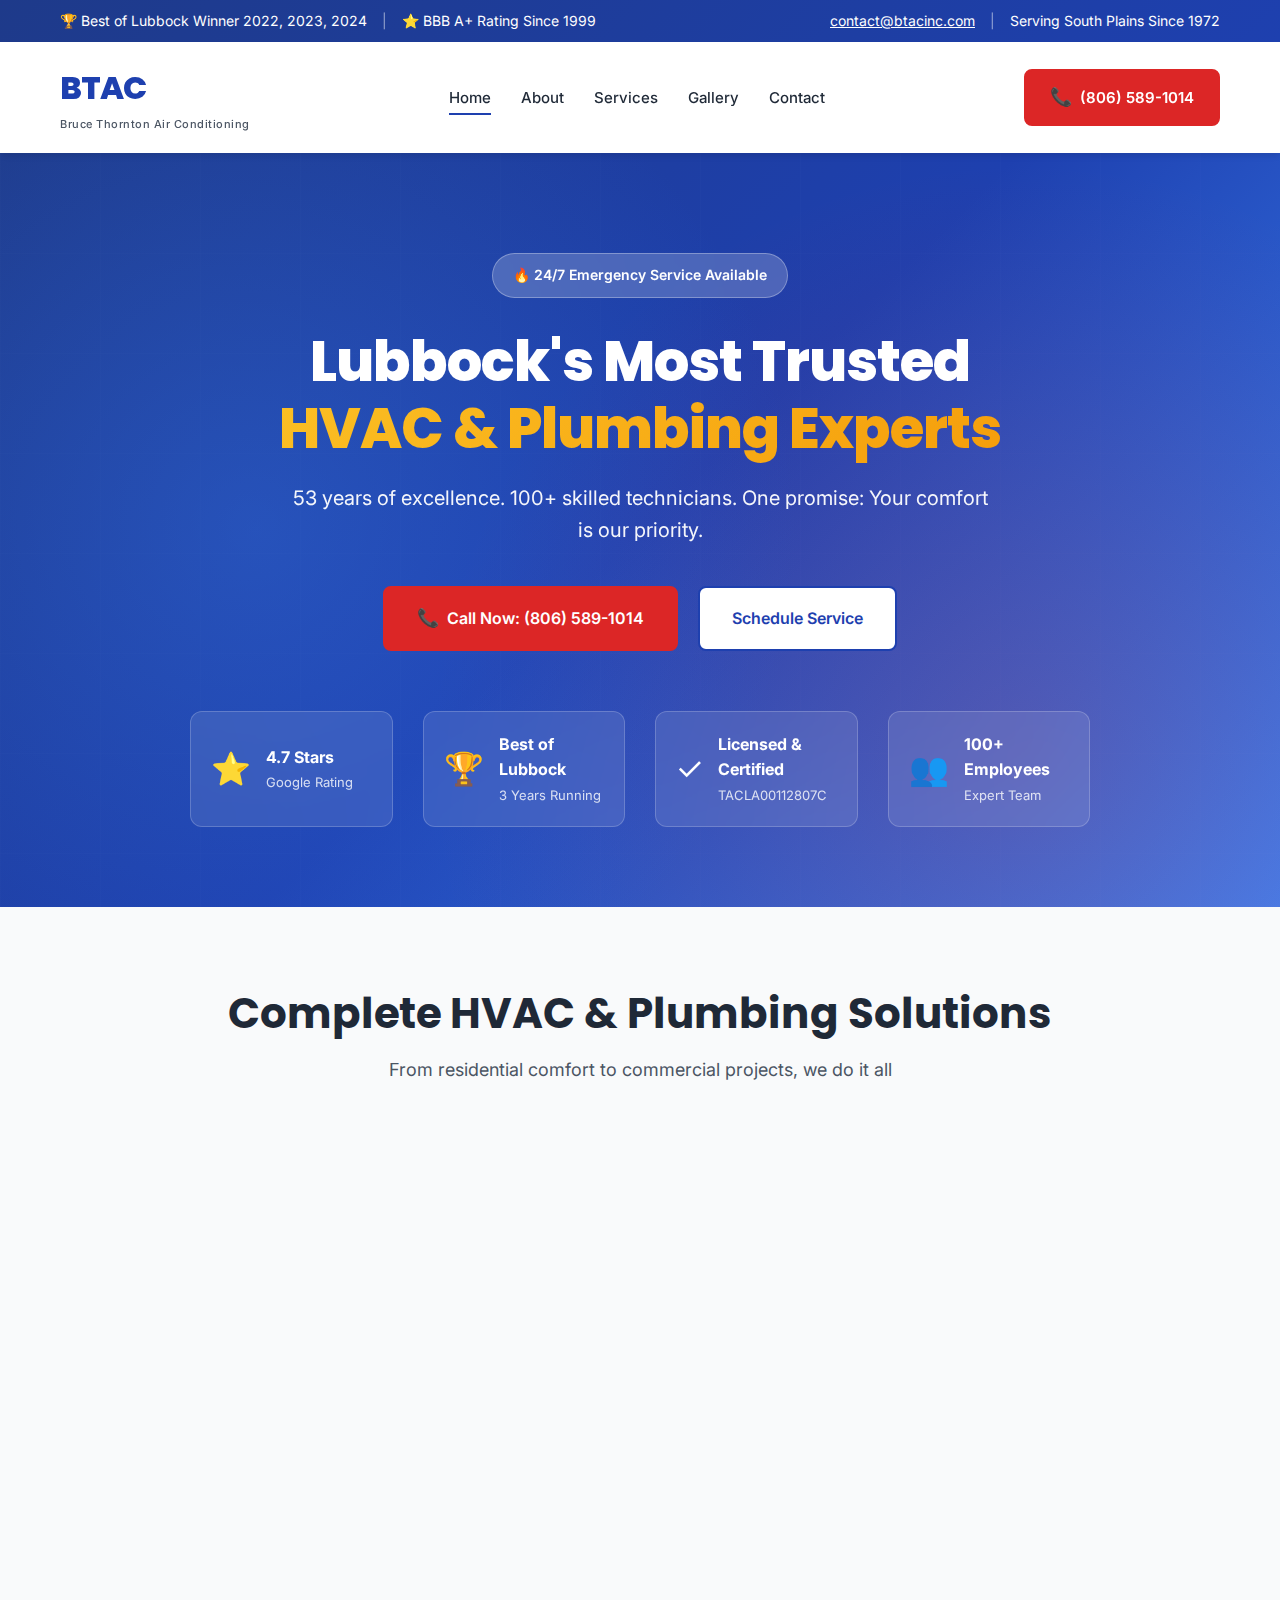
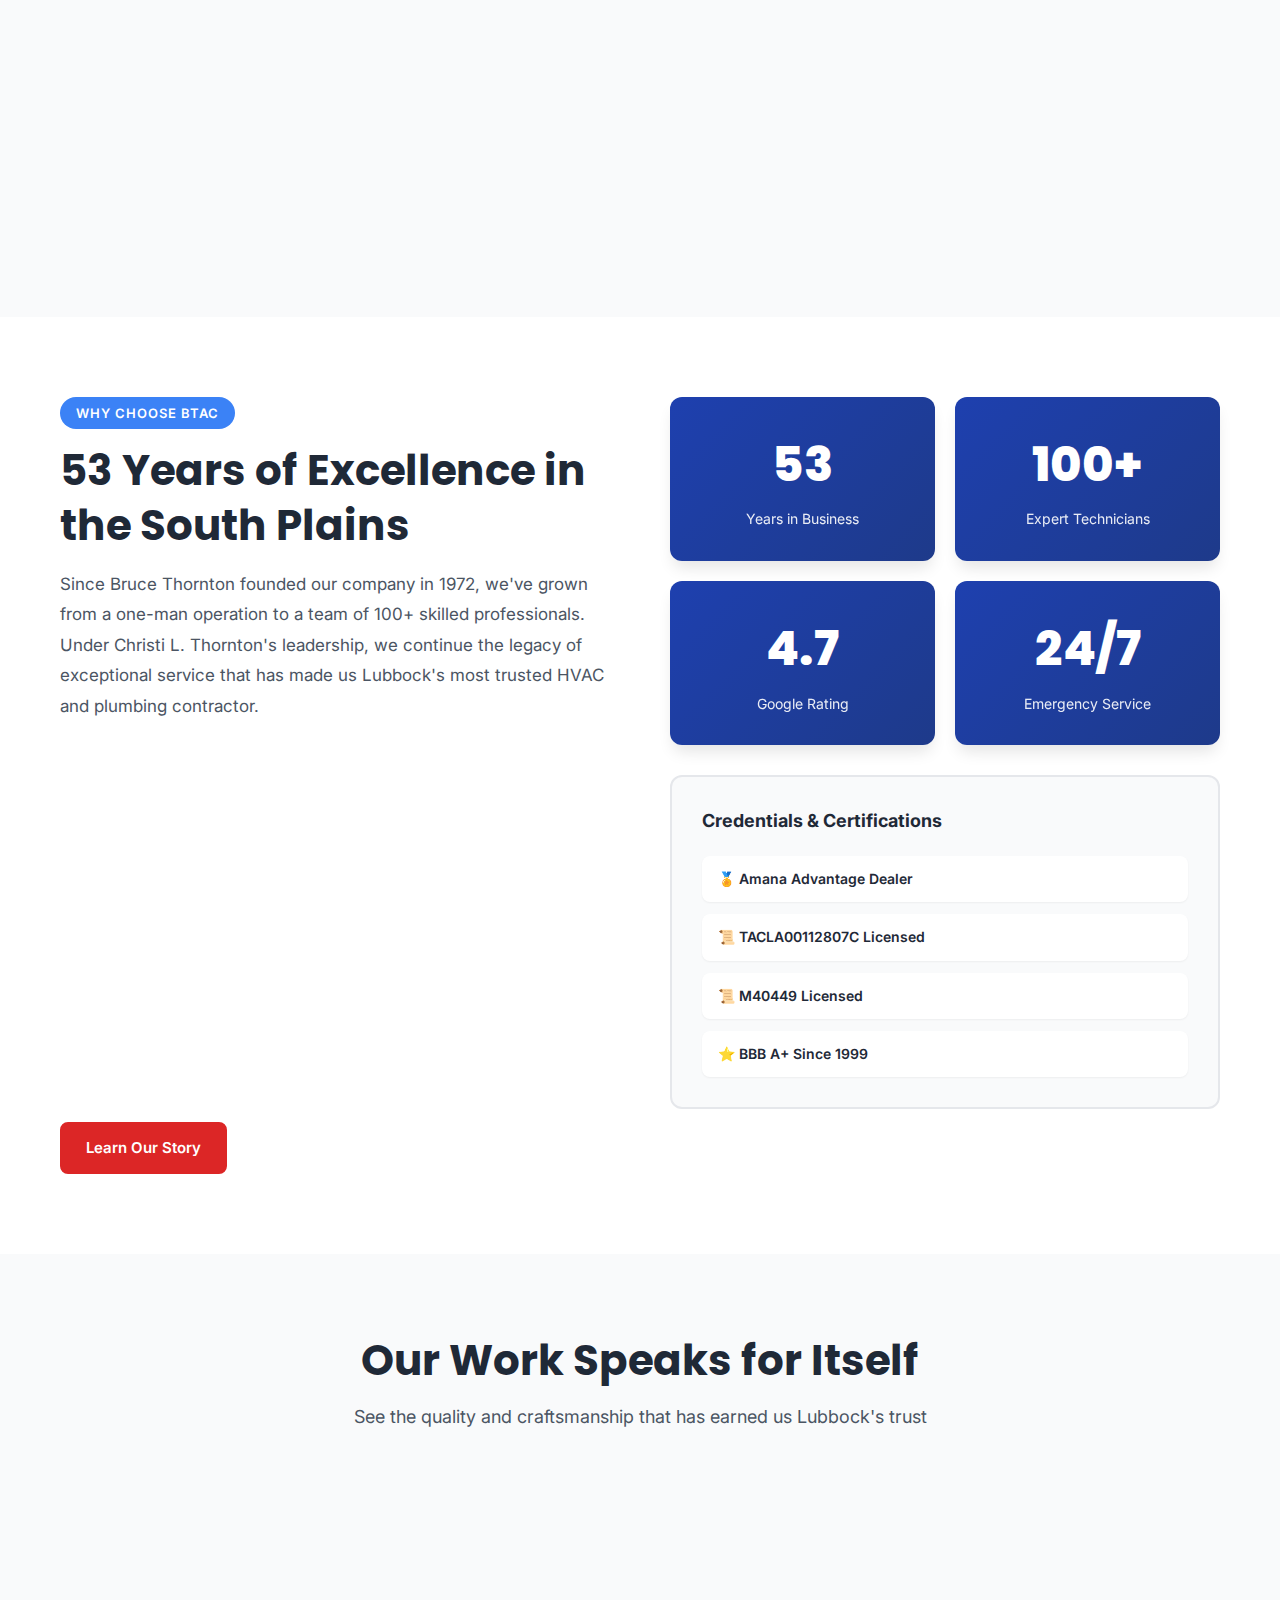
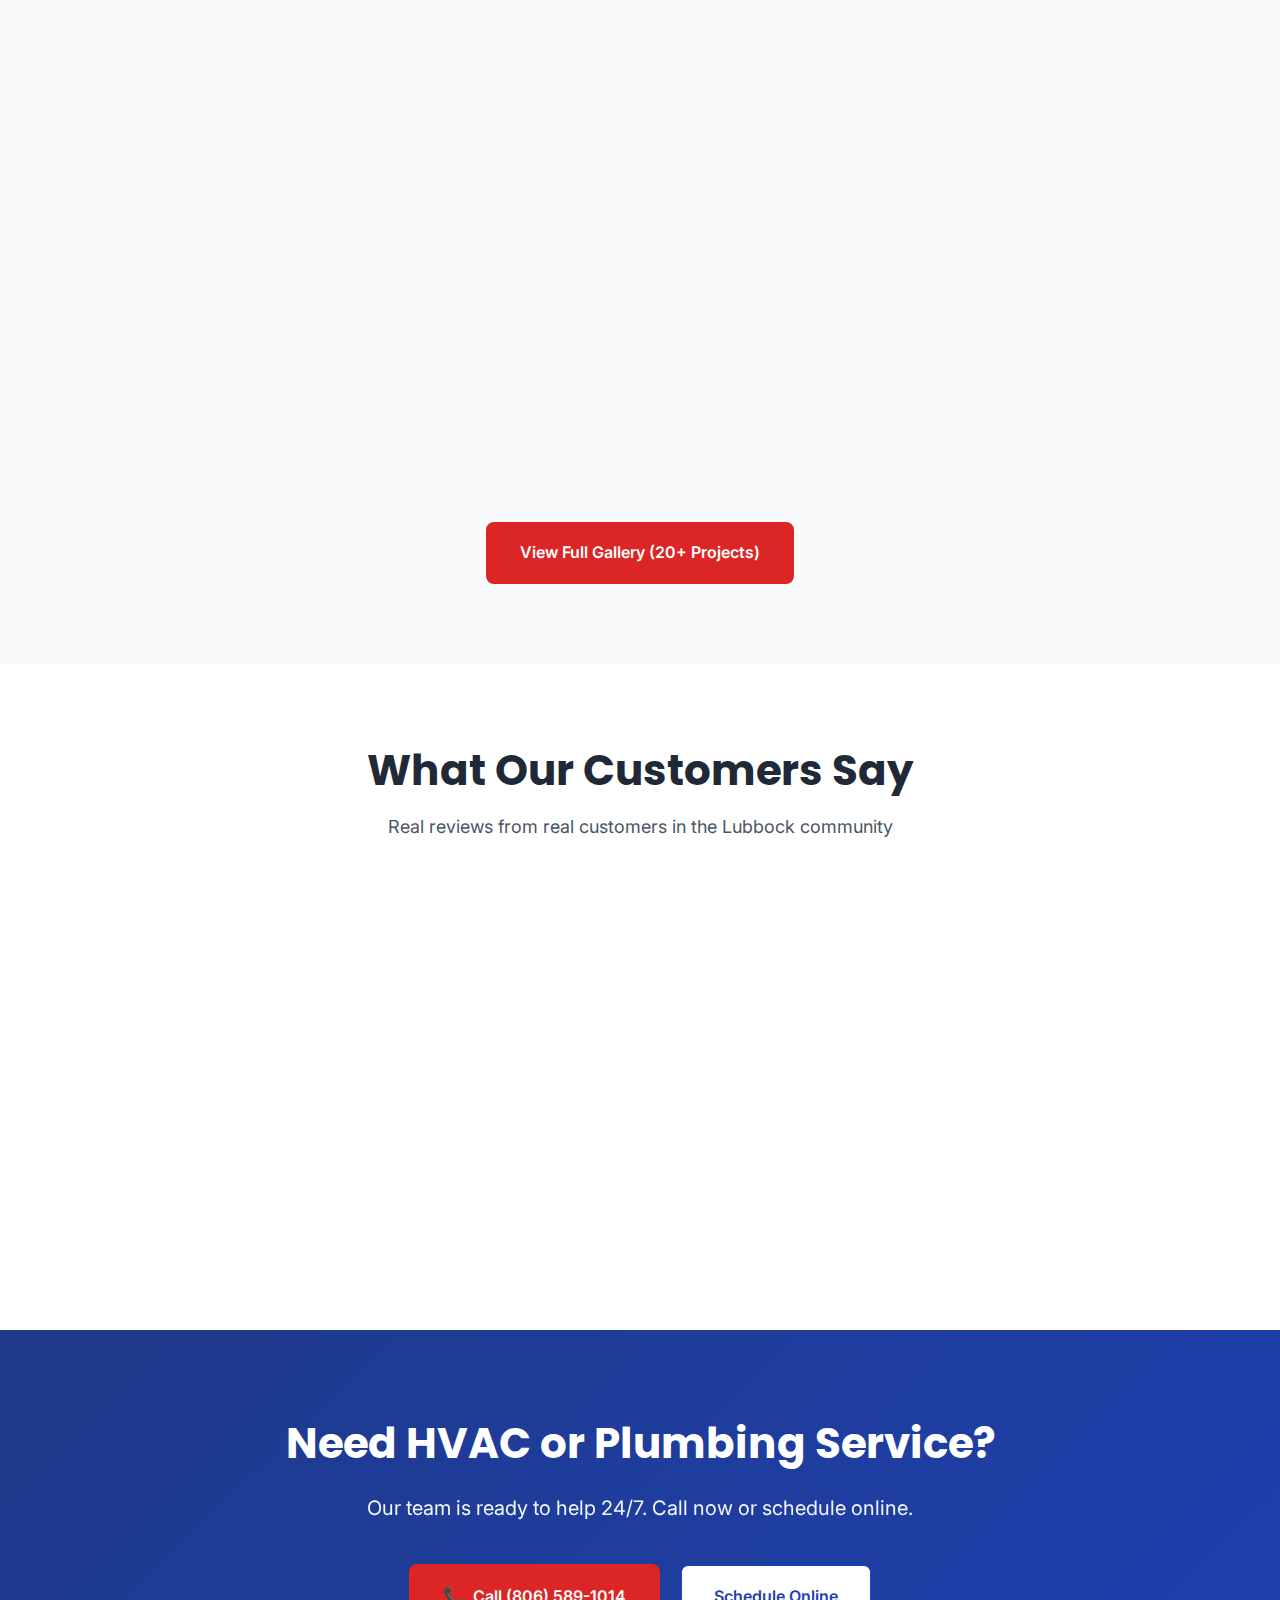
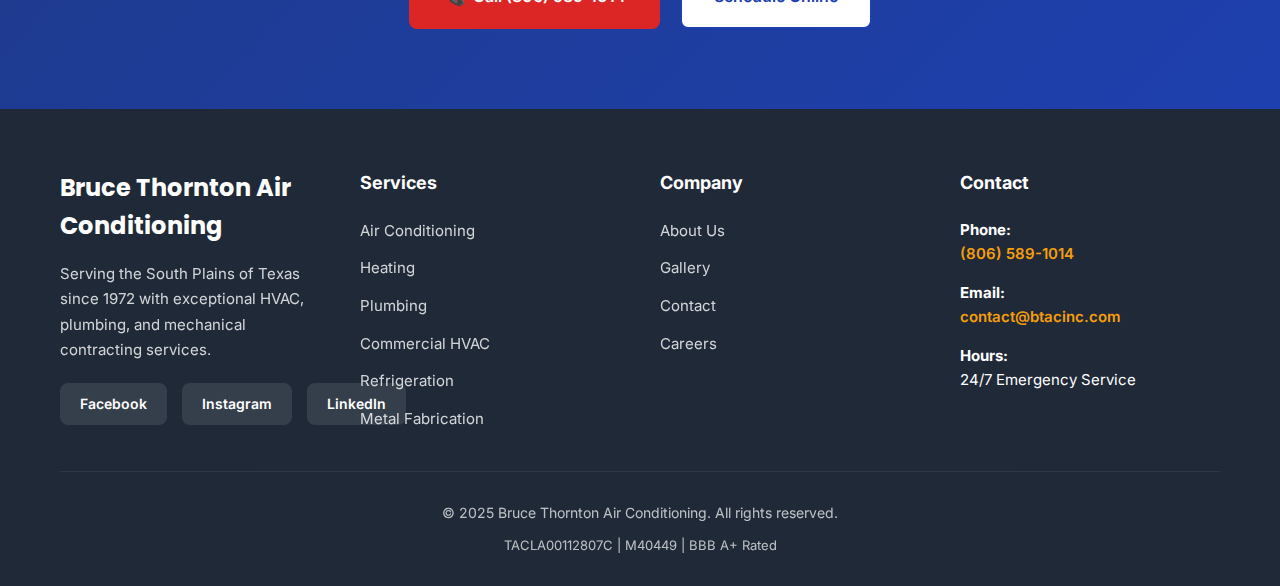
<file: index.html>
<!DOCTYPE html>
<html lang="en">
<head>
    <meta charset="UTF-8">
    <meta name="viewport" content="width=device-width, initial-scale=1.0">
    <meta name="description" content="Bruce Thornton Air Conditioning - Lubbock's trusted HVAC, plumbing & mechanical contractor since 1972. 24/7 emergency service, 100+ employees, BBB A+ rated.">
    <title>Bruce Thornton Air Conditioning | HVAC, Plumbing & Mechanical Contracting | Lubbock, TX</title>
    <link rel="stylesheet" href="css/styles.css">
    <link rel="preconnect" href="https://fonts.googleapis.com">
    <link rel="preconnect" href="https://fonts.gstatic.com" crossorigin>
    <link href="https://fonts.googleapis.com/css2?family=Inter:wght@300;400;500;600;700;800;900&family=Poppins:wght@600;700;800&display=swap" rel="stylesheet">
</head>
<body>
    <!-- Top Bar -->
    <div class="top-bar">
        <div class="container">
            <div class="top-bar-content">
                <div class="top-bar-left">
                    <span class="top-bar-text">🏆 Best of Lubbock Winner 2022, 2023, 2024</span>
                    <span class="top-bar-divider">|</span>
                    <span class="top-bar-text">⭐ BBB A+ Rating Since 1999</span>
                </div>
                <div class="top-bar-right">
                    <a href="mailto:contact@btacinc.com" class="top-bar-link">contact@btacinc.com</a>
                    <span class="top-bar-divider">|</span>
                    <span class="top-bar-text">Serving South Plains Since 1972</span>
                </div>
            </div>
        </div>
    </div>

    <!-- Header -->
    <header class="header">
        <div class="container">
            <nav class="nav">
                <div class="logo">
                    <a href="index.html">
                        <span class="logo-text">BTAC</span>
                        <span class="logo-subtext">Bruce Thornton Air Conditioning</span>
                    </a>
                </div>
                <div class="nav-menu" id="navMenu">
                    <a href="index.html" class="nav-link active">Home</a>
                    <a href="about.html" class="nav-link">About</a>
                    <a href="services.html" class="nav-link">Services</a>
                    <a href="gallery.html" class="nav-link">Gallery</a>
                    <a href="contact.html" class="nav-link">Contact</a>
                </div>
                <div class="nav-cta">
                    <a href="tel:8065891014" class="btn btn-primary">
                        <span class="btn-icon">📞</span>
                        (806) 589-1014
                    </a>
                </div>
                <button class="mobile-menu-toggle" id="mobileMenuToggle">
                    <span></span>
                    <span></span>
                    <span></span>
                </button>
            </nav>
        </div>
    </header>

    <!-- Hero Section -->
    <section class="hero">
        <div class="hero-overlay"></div>
        <div class="container">
            <div class="hero-content">
                <div class="hero-badge">
                    <span>🔥 24/7 Emergency Service Available</span>
                </div>
                <h1 class="hero-title">
                    Lubbock's Most Trusted<br>
                    <span class="hero-title-highlight">HVAC & Plumbing Experts</span>
                </h1>
                <p class="hero-subtitle">
                    53 years of excellence. 100+ skilled technicians. One promise: Your comfort is our priority.
                </p>
                <div class="hero-cta">
                    <a href="tel:8065891014" class="btn btn-primary btn-lg">
                        <span class="btn-icon">📞</span>
                        Call Now: (806) 589-1014
                    </a>
                    <a href="contact.html" class="btn btn-secondary btn-lg">
                        Schedule Service
                    </a>
                </div>
                <div class="hero-trust-signals">
                    <div class="trust-signal">
                        <div class="trust-signal-icon">⭐</div>
                        <div class="trust-signal-text">
                            <strong>4.7 Stars</strong>
                            <span>Google Rating</span>
                        </div>
                    </div>
                    <div class="trust-signal">
                        <div class="trust-signal-icon">🏆</div>
                        <div class="trust-signal-text">
                            <strong>Best of Lubbock</strong>
                            <span>3 Years Running</span>
                        </div>
                    </div>
                    <div class="trust-signal">
                        <div class="trust-signal-icon">✓</div>
                        <div class="trust-signal-text">
                            <strong>Licensed & Certified</strong>
                            <span>TACLA00112807C</span>
                        </div>
                    </div>
                    <div class="trust-signal">
                        <div class="trust-signal-icon">👥</div>
                        <div class="trust-signal-text">
                            <strong>100+ Employees</strong>
                            <span>Expert Team</span>
                        </div>
                    </div>
                </div>
            </div>
        </div>
    </section>

    <!-- Services Overview -->
    <section class="services-overview">
        <div class="container">
            <div class="section-header">
                <h2 class="section-title">Complete HVAC & Plumbing Solutions</h2>
                <p class="section-subtitle">From residential comfort to commercial projects, we do it all</p>
            </div>
            <div class="services-grid">
                <div class="service-card">
                    <div class="service-icon">❄️</div>
                    <h3 class="service-title">Air Conditioning</h3>
                    <p class="service-description">Installation, repair, and maintenance for all AC systems. Keep cool year-round.</p>
                    <a href="services.html#ac" class="service-link">Learn More →</a>
                </div>
                <div class="service-card">
                    <div class="service-icon">🔥</div>
                    <h3 class="service-title">Heating Systems</h3>
                    <p class="service-description">Furnaces, boilers, and heat pumps. Stay warm when temperatures drop.</p>
                    <a href="services.html#heating" class="service-link">Learn More →</a>
                </div>
                <div class="service-card">
                    <div class="service-icon">🚰</div>
                    <h3 class="service-title">Plumbing Services</h3>
                    <p class="service-description">Emergency repairs, installations, and water heater services available 24/7.</p>
                    <a href="services.html#plumbing" class="service-link">Learn More →</a>
                </div>
                <div class="service-card">
                    <div class="service-icon">🏢</div>
                    <h3 class="service-title">Commercial HVAC</h3>
                    <p class="service-description">Large-scale systems for schools, churches, offices, and medical facilities.</p>
                    <a href="services.html#commercial" class="service-link">Learn More →</a>
                </div>
                <div class="service-card">
                    <div class="service-icon">🧊</div>
                    <h3 class="service-title">Refrigeration</h3>
                    <p class="service-description">Commercial refrigeration and kitchen equipment repair and maintenance.</p>
                    <a href="services.html#refrigeration" class="service-link">Learn More →</a>
                </div>
                <div class="service-card">
                    <div class="service-icon">🔧</div>
                    <h3 class="service-title">Metal Fabrication</h3>
                    <p class="service-description">Custom ductwork and metal fabrication for specialized projects.</p>
                    <a href="services.html#fabrication" class="service-link">Learn More →</a>
                </div>
            </div>
        </div>
    </section>

    <!-- Why Choose BTAC -->
    <section class="why-choose">
        <div class="container">
            <div class="why-choose-content">
                <div class="why-choose-left">
                    <div class="section-label">Why Choose BTAC</div>
                    <h2 class="section-title">53 Years of Excellence in the South Plains</h2>
                    <p class="section-text">
                        Since Bruce Thornton founded our company in 1972, we've grown from a one-man operation to a team of 100+ skilled professionals. Under Christi L. Thornton's leadership, we continue the legacy of exceptional service that has made us Lubbock's most trusted HVAC and plumbing contractor.
                    </p>
                    <div class="features-list">
                        <div class="feature-item">
                            <div class="feature-icon">✓</div>
                            <div class="feature-content">
                                <h4>One-Stop Provider</h4>
                                <p>Complete HVAC, plumbing, and mechanical contracting services under one roof.</p>
                            </div>
                        </div>
                        <div class="feature-item">
                            <div class="feature-icon">✓</div>
                            <div class="feature-content">
                                <h4>Always at Your Service</h4>
                                <p>24/7 emergency service means we're here when you need us most.</p>
                            </div>
                        </div>
                        <div class="feature-item">
                            <div class="feature-icon">✓</div>
                            <div class="feature-content">
                                <h4>Up-Front Pricing</h4>
                                <p>No hidden fees. You'll know the cost before we start any work.</p>
                            </div>
                        </div>
                        <div class="feature-item">
                            <div class="feature-icon">✓</div>
                            <div class="feature-content">
                                <h4>We Stand Behind Our Work</h4>
                                <p>100% satisfaction guarantee and lifetime workmanship warranty.</p>
                            </div>
                        </div>
                    </div>
                    <a href="about.html" class="btn btn-primary">Learn Our Story</a>
                </div>
                <div class="why-choose-right">
                    <div class="stats-grid">
                        <div class="stat-card">
                            <div class="stat-number">53</div>
                            <div class="stat-label">Years in Business</div>
                        </div>
                        <div class="stat-card">
                            <div class="stat-number">100+</div>
                            <div class="stat-label">Expert Technicians</div>
                        </div>
                        <div class="stat-card">
                            <div class="stat-number">4.7</div>
                            <div class="stat-label">Google Rating</div>
                        </div>
                        <div class="stat-card">
                            <div class="stat-number">24/7</div>
                            <div class="stat-label">Emergency Service</div>
                        </div>
                    </div>
                    <div class="credentials">
                        <h4>Credentials & Certifications</h4>
                        <div class="credentials-list">
                            <div class="credential-badge">🏅 Amana Advantage Dealer</div>
                            <div class="credential-badge">📜 TACLA00112807C Licensed</div>
                            <div class="credential-badge">📜 M40449 Licensed</div>
                            <div class="credential-badge">⭐ BBB A+ Since 1999</div>
                        </div>
                    </div>
                </div>
            </div>
        </div>
    </section>

    <!-- Gallery Preview -->
    <section class="gallery-preview">
        <div class="container">
            <div class="section-header">
                <h2 class="section-title">Our Work Speaks for Itself</h2>
                <p class="section-subtitle">See the quality and craftsmanship that has earned us Lubbock's trust</p>
            </div>
            <div class="gallery-grid">
                <div class="gallery-item">
                    <div class="gallery-image" style="background: linear-gradient(135deg, #667eea 0%, #764ba2 100%);"></div>
                    <div class="gallery-overlay">
                        <h4>Commercial HVAC Installation</h4>
                        <p>Office Building - Lubbock, TX</p>
                    </div>
                </div>
                <div class="gallery-item">
                    <div class="gallery-image" style="background: linear-gradient(135deg, #f093fb 0%, #f5576c 100%);"></div>
                    <div class="gallery-overlay">
                        <h4>Residential AC System</h4>
                        <p>Complete Home Installation</p>
                    </div>
                </div>
                <div class="gallery-item">
                    <div class="gallery-image" style="background: linear-gradient(135deg, #4facfe 0%, #00f2fe 100%);"></div>
                    <div class="gallery-overlay">
                        <h4>Commercial Kitchen Equipment</h4>
                        <p>Restaurant - Lubbock, TX</p>
                    </div>
                </div>
                <div class="gallery-item">
                    <div class="gallery-image" style="background: linear-gradient(135deg, #43e97b 0%, #38f9d7 100%);"></div>
                    <div class="gallery-overlay">
                        <h4>Church HVAC System</h4>
                        <p>Large-Scale Installation</p>
                    </div>
                </div>
                <div class="gallery-item">
                    <div class="gallery-image" style="background: linear-gradient(135deg, #fa709a 0%, #fee140 100%);"></div>
                    <div class="gallery-overlay">
                        <h4>School Mechanical System</h4>
                        <p>Educational Facility</p>
                    </div>
                </div>
                <div class="gallery-item">
                    <div class="gallery-image" style="background: linear-gradient(135deg, #30cfd0 0%, #330867 100%);"></div>
                    <div class="gallery-overlay">
                        <h4>Custom Metal Fabrication</h4>
                        <p>Specialized Ductwork</p>
                    </div>
                </div>
            </div>
            <div class="gallery-cta">
                <a href="gallery.html" class="btn btn-primary btn-lg">View Full Gallery (20+ Projects)</a>
            </div>
        </div>
    </section>

    <!-- Testimonials -->
    <section class="testimonials">
        <div class="container">
            <div class="section-header">
                <h2 class="section-title">What Our Customers Say</h2>
                <p class="section-subtitle">Real reviews from real customers in the Lubbock community</p>
            </div>
            <div class="testimonials-grid">
                <div class="testimonial-card">
                    <div class="testimonial-rating">⭐⭐⭐⭐⭐</div>
                    <p class="testimonial-text">
                        "Frank was professional, knowledgeable, and fixed our AC issue quickly. BTAC has been our go-to for years and they never disappoint. Highly recommend!"
                    </p>
                    <div class="testimonial-author">
                        <strong>Sarah M.</strong>
                        <span>Lubbock Homeowner</span>
                    </div>
                </div>
                <div class="testimonial-card">
                    <div class="testimonial-rating">⭐⭐⭐⭐⭐</div>
                    <p class="testimonial-text">
                        "We've used BTAC for our church's HVAC system for over a decade. Their commercial team is exceptional and always responsive to our needs."
                    </p>
                    <div class="testimonial-author">
                        <strong>Pastor John D.</strong>
                        <span>Local Church</span>
                    </div>
                </div>
                <div class="testimonial-card">
                    <div class="testimonial-rating">⭐⭐⭐⭐⭐</div>
                    <p class="testimonial-text">
                        "Emergency plumbing at 2 AM and they were here within an hour. Professional, courteous, and fair pricing. This is why they've been in business for 50+ years!"
                    </p>
                    <div class="testimonial-author">
                        <strong>Michael R.</strong>
                        <span>Residential Customer</span>
                    </div>
                </div>
            </div>
        </div>
    </section>

    <!-- CTA Section -->
    <section class="cta-section">
        <div class="container">
            <div class="cta-content">
                <h2 class="cta-title">Need HVAC or Plumbing Service?</h2>
                <p class="cta-subtitle">Our team is ready to help 24/7. Call now or schedule online.</p>
                <div class="cta-buttons">
                    <a href="tel:8065891014" class="btn btn-primary btn-lg">
                        <span class="btn-icon">📞</span>
                        Call (806) 589-1014
                    </a>
                    <a href="contact.html" class="btn btn-secondary btn-lg">
                        Schedule Online
                    </a>
                </div>
            </div>
        </div>
    </section>

    <!-- Footer -->
    <footer class="footer">
        <div class="container">
            <div class="footer-content">
                <div class="footer-column">
                    <h3 class="footer-title">Bruce Thornton Air Conditioning</h3>
                    <p class="footer-text">
                        Serving the South Plains of Texas since 1972 with exceptional HVAC, plumbing, and mechanical contracting services.
                    </p>
                    <div class="footer-social">
                        <a href="https://www.facebook.com/btaclubbock/" target="_blank" class="social-link">Facebook</a>
                        <a href="https://www.instagram.com/btaclubbock/" target="_blank" class="social-link">Instagram</a>
                        <a href="https://www.linkedin.com/company/bruce-thornton-air-conditioning" target="_blank" class="social-link">LinkedIn</a>
                    </div>
                </div>
                <div class="footer-column">
                    <h4 class="footer-heading">Services</h4>
                    <ul class="footer-links">
                        <li><a href="services.html#ac">Air Conditioning</a></li>
                        <li><a href="services.html#heating">Heating</a></li>
                        <li><a href="services.html#plumbing">Plumbing</a></li>
                        <li><a href="services.html#commercial">Commercial HVAC</a></li>
                        <li><a href="services.html#refrigeration">Refrigeration</a></li>
                        <li><a href="services.html#fabrication">Metal Fabrication</a></li>
                    </ul>
                </div>
                <div class="footer-column">
                    <h4 class="footer-heading">Company</h4>
                    <ul class="footer-links">
                        <li><a href="about.html">About Us</a></li>
                        <li><a href="gallery.html">Gallery</a></li>
                        <li><a href="contact.html">Contact</a></li>
                        <li><a href="contact.html#careers">Careers</a></li>
                    </ul>
                </div>
                <div class="footer-column">
                    <h4 class="footer-heading">Contact</h4>
                    <ul class="footer-contact">
                        <li>
                            <strong>Phone:</strong><br>
                            <a href="tel:8065891014">(806) 589-1014</a>
                        </li>
                        <li>
                            <strong>Email:</strong><br>
                            <a href="mailto:contact@btacinc.com">contact@btacinc.com</a>
                        </li>
                        <li>
                            <strong>Hours:</strong><br>
                            24/7 Emergency Service
                        </li>
                    </ul>
                </div>
            </div>
            <div class="footer-bottom">
                <p>&copy; 2025 Bruce Thornton Air Conditioning. All rights reserved.</p>
                <p class="footer-licenses">TACLA00112807C | M40449 | BBB A+ Rated</p>
            </div>
        </div>
    </footer>

    <!-- Mobile Call Button -->
    <a href="tel:8065891014" class="mobile-call-btn" id="mobileCallBtn">
        <span class="mobile-call-icon">📞</span>
        <span class="mobile-call-text">Call Now</span>
    </a>

    <script src="js/main.js"></script>
</body>
</html>
</file>
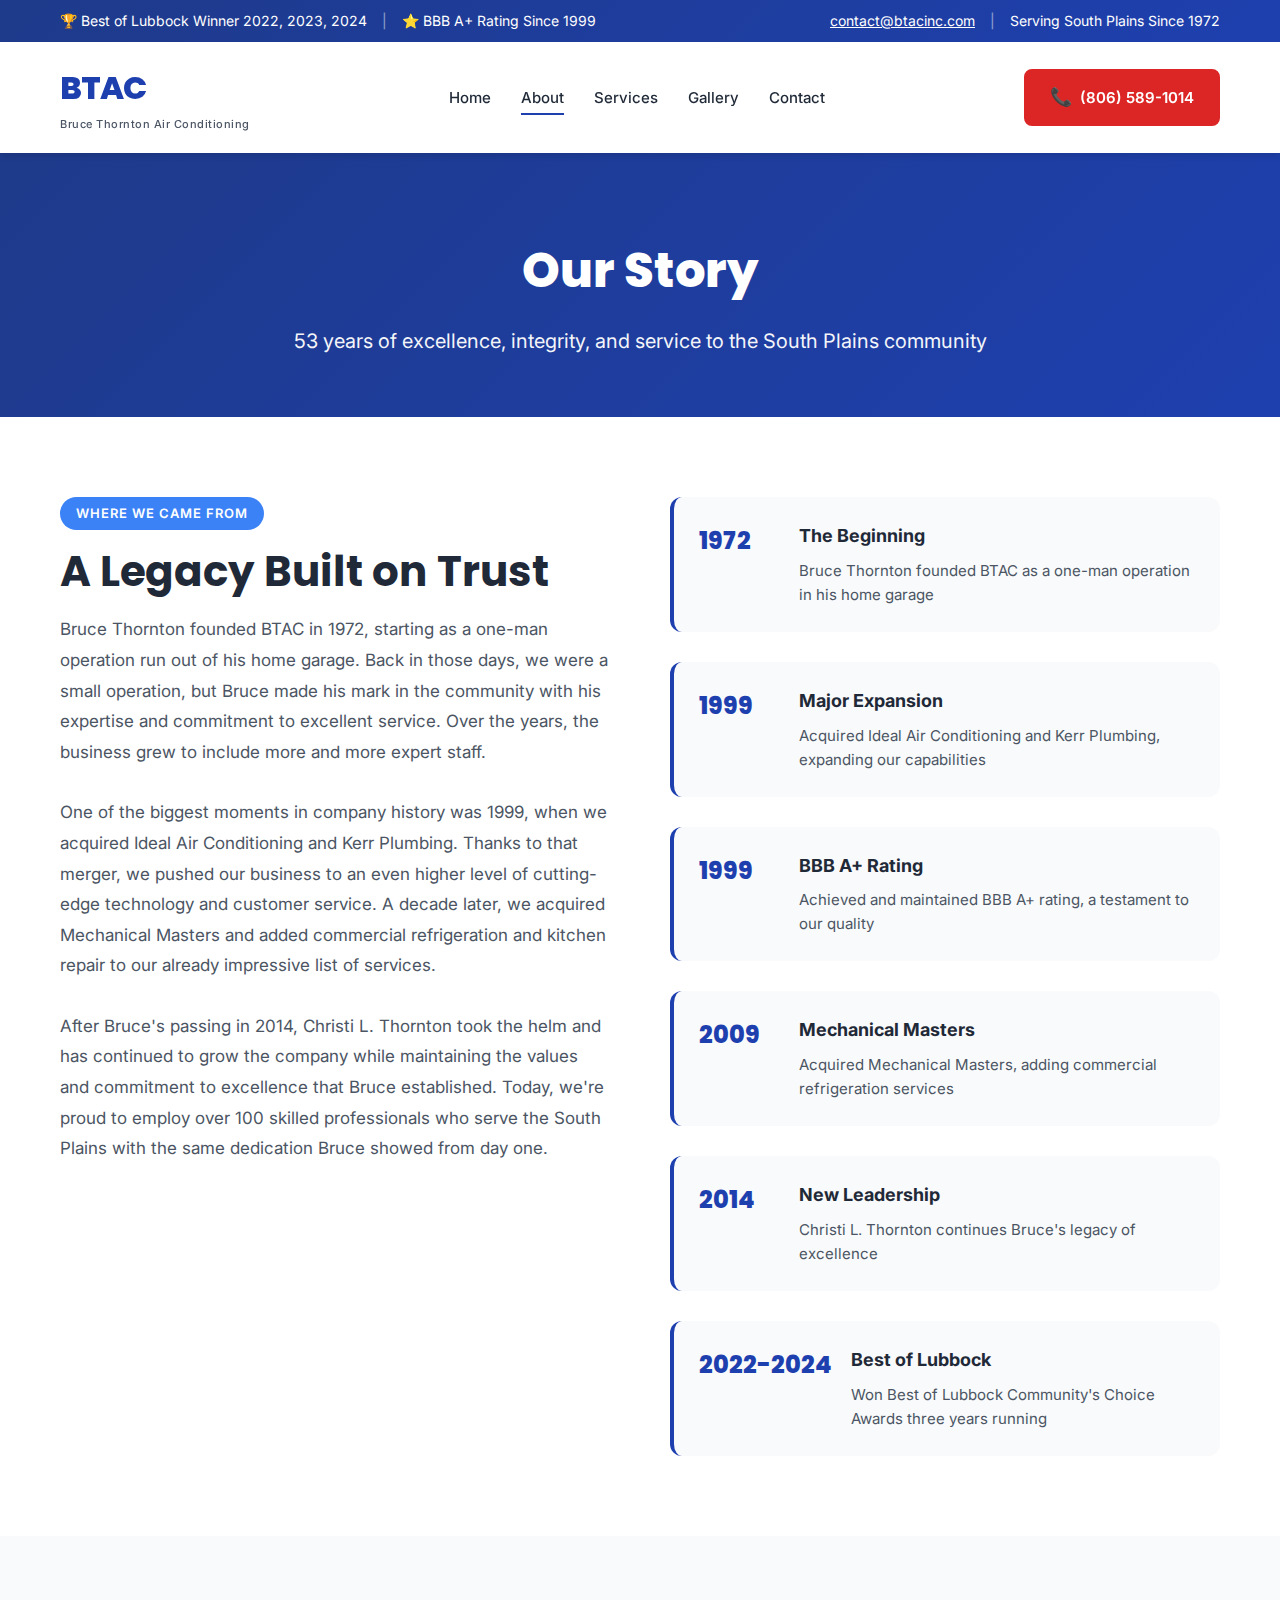
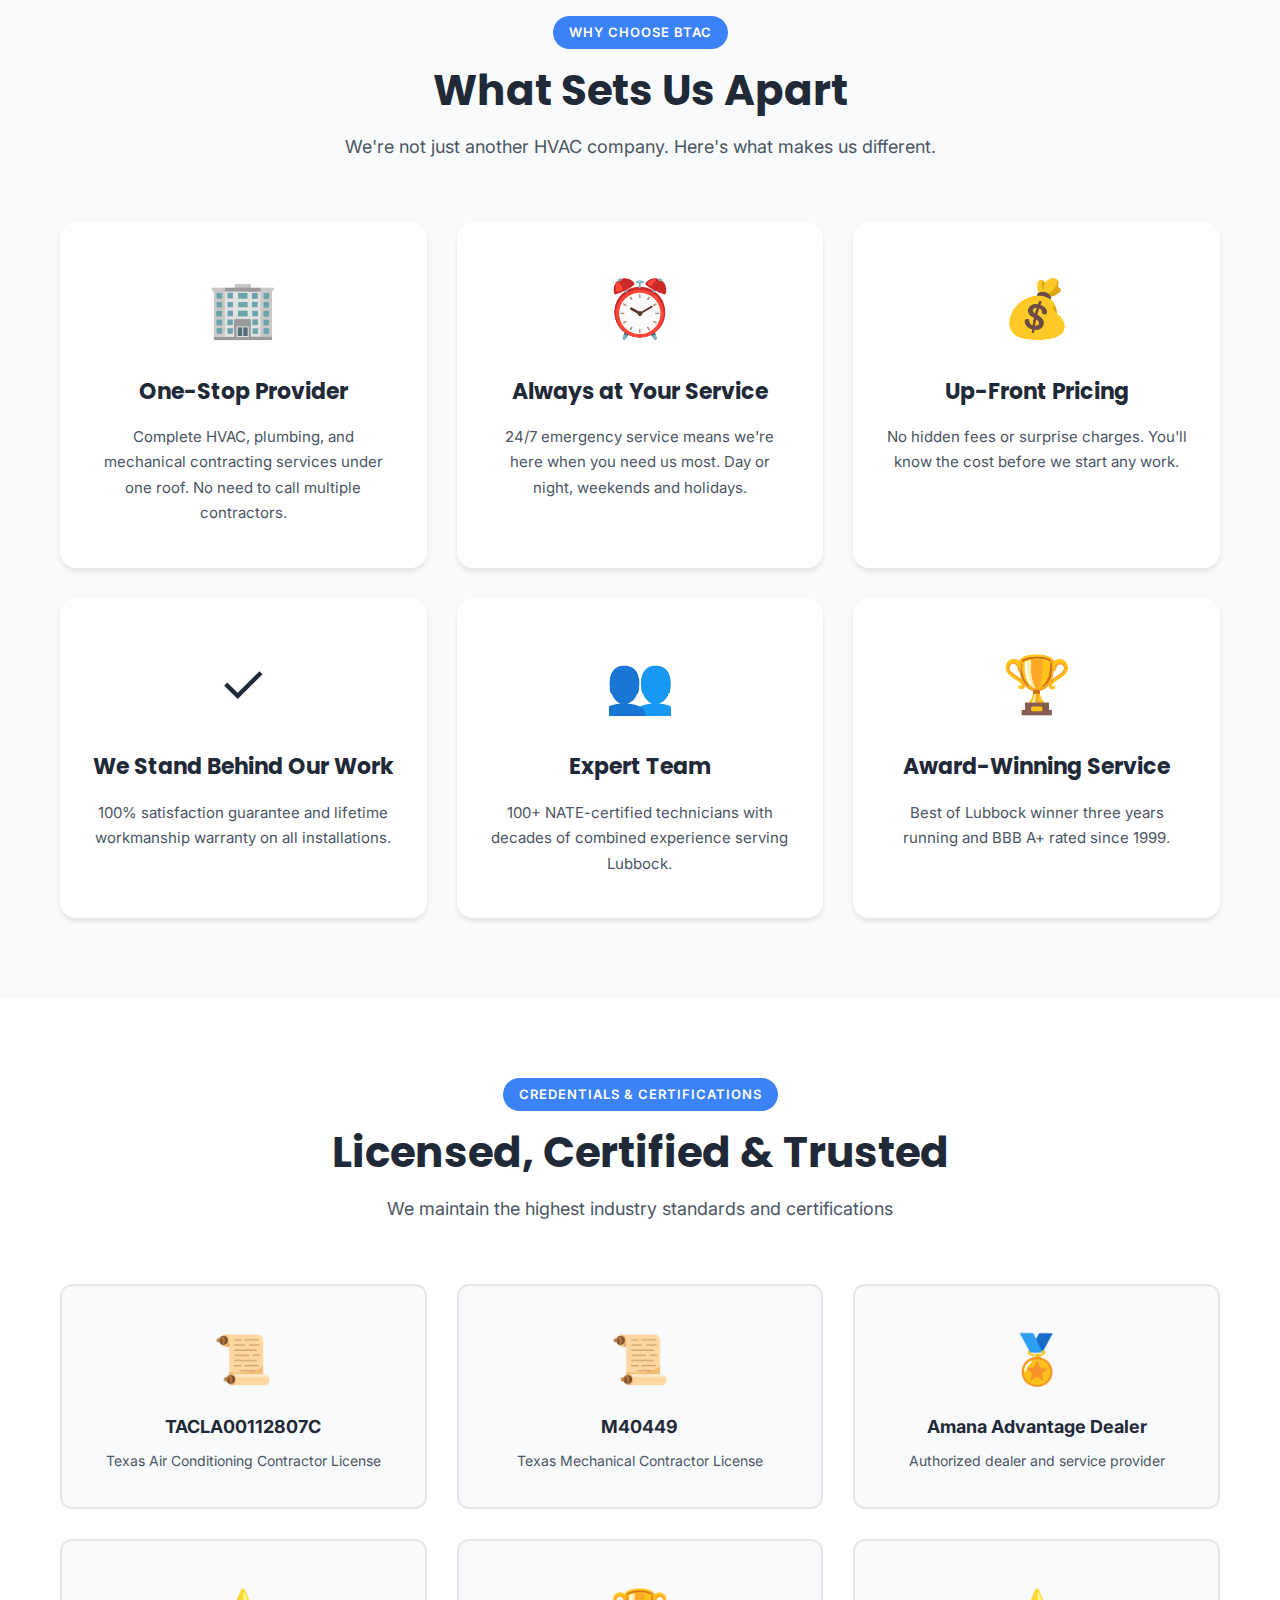
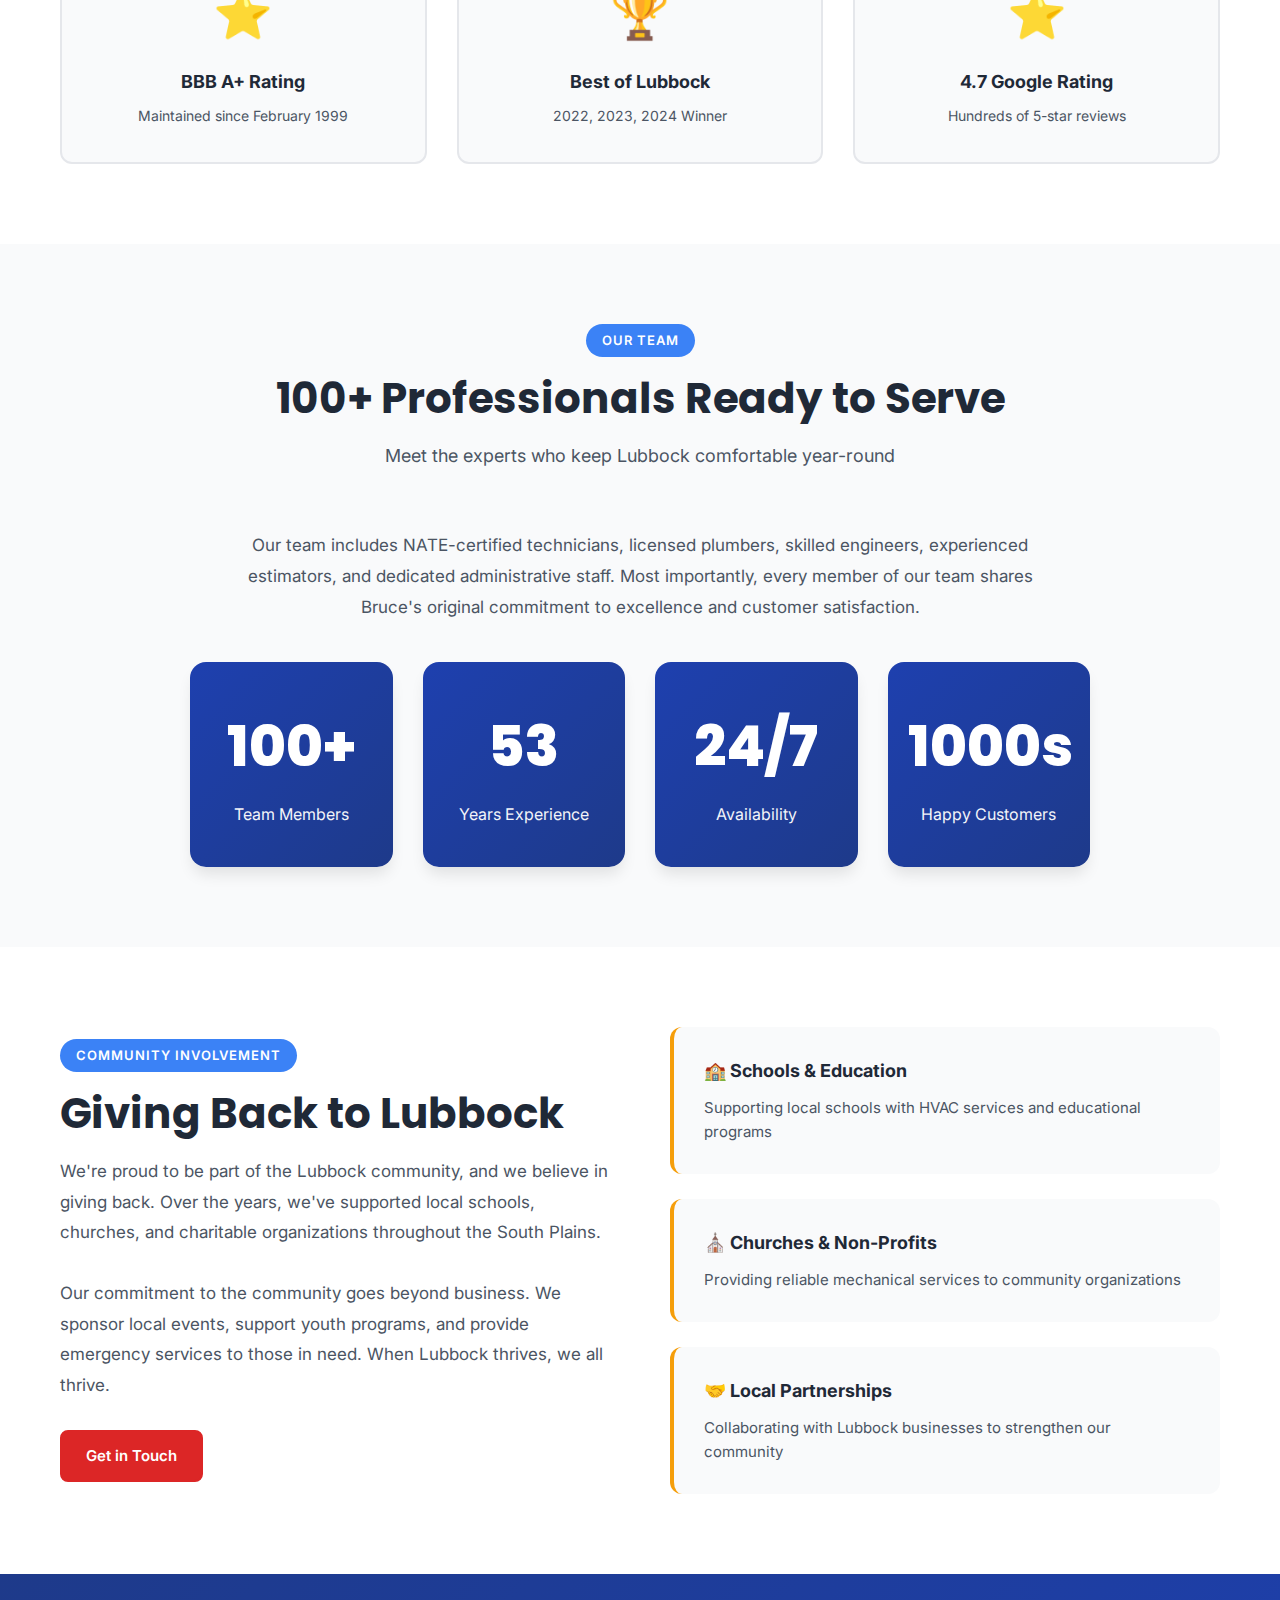
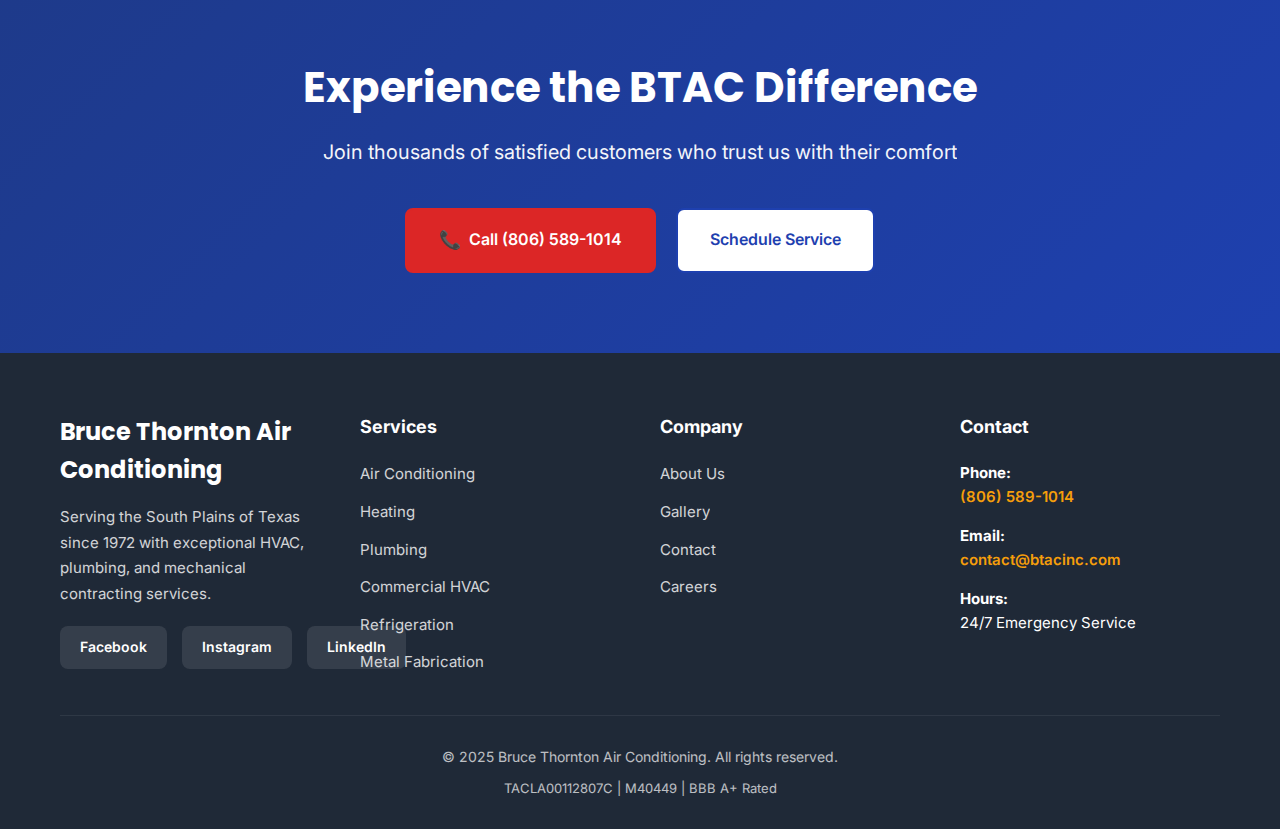
<file: about.html>
<!DOCTYPE html>
<html lang="en">
<head>
    <meta charset="UTF-8">
    <meta name="viewport" content="width=device-width, initial-scale=1.0">
    <meta name="description" content="Learn about Bruce Thornton Air Conditioning's 53-year history serving Lubbock. From a one-man operation in 1972 to 100+ employees today.">
    <title>About BTAC | 53 Years of Excellence | Lubbock, TX</title>
    <link rel="stylesheet" href="css/styles.css">
    <link rel="preconnect" href="https://fonts.googleapis.com">
    <link rel="preconnect" href="https://fonts.gstatic.com" crossorigin>
    <link href="https://fonts.googleapis.com/css2?family=Inter:wght@300;400;500;600;700;800;900&family=Poppins:wght@600;700;800&display=swap" rel="stylesheet">
</head>
<body>
    <!-- Top Bar -->
    <div class="top-bar">
        <div class="container">
            <div class="top-bar-content">
                <div class="top-bar-left">
                    <span class="top-bar-text">🏆 Best of Lubbock Winner 2022, 2023, 2024</span>
                    <span class="top-bar-divider">|</span>
                    <span class="top-bar-text">⭐ BBB A+ Rating Since 1999</span>
                </div>
                <div class="top-bar-right">
                    <a href="mailto:contact@btacinc.com" class="top-bar-link">contact@btacinc.com</a>
                    <span class="top-bar-divider">|</span>
                    <span class="top-bar-text">Serving South Plains Since 1972</span>
                </div>
            </div>
        </div>
    </div>

    <!-- Header -->
    <header class="header">
        <div class="container">
            <nav class="nav">
                <div class="logo">
                    <a href="index.html">
                        <span class="logo-text">BTAC</span>
                        <span class="logo-subtext">Bruce Thornton Air Conditioning</span>
                    </a>
                </div>
                <div class="nav-menu" id="navMenu">
                    <a href="index.html" class="nav-link">Home</a>
                    <a href="about.html" class="nav-link active">About</a>
                    <a href="services.html" class="nav-link">Services</a>
                    <a href="gallery.html" class="nav-link">Gallery</a>
                    <a href="contact.html" class="nav-link">Contact</a>
                </div>
                <div class="nav-cta">
                    <a href="tel:8065891014" class="btn btn-primary">
                        <span class="btn-icon">📞</span>
                        (806) 589-1014
                    </a>
                </div>
                <button class="mobile-menu-toggle" id="mobileMenuToggle">
                    <span></span>
                    <span></span>
                    <span></span>
                </button>
            </nav>
        </div>
    </header>

    <!-- Page Hero -->
    <section class="page-hero">
        <div class="container">
            <h1 class="page-title">Our Story</h1>
            <p class="page-subtitle">53 years of excellence, integrity, and service to the South Plains community</p>
        </div>
    </section>

    <!-- Company History -->
    <section class="company-history">
        <div class="container">
            <div class="history-content">
                <div class="history-text">
                    <div class="section-label">Where We Came From</div>
                    <h2 class="section-title">A Legacy Built on Trust</h2>
                    <p class="section-text">
                        Bruce Thornton founded BTAC in 1972, starting as a one-man operation run out of his home garage. Back in those days, we were a small operation, but Bruce made his mark in the community with his expertise and commitment to excellent service. Over the years, the business grew to include more and more expert staff.
                    </p>
                    <p class="section-text">
                        One of the biggest moments in company history was 1999, when we acquired Ideal Air Conditioning and Kerr Plumbing. Thanks to that merger, we pushed our business to an even higher level of cutting-edge technology and customer service. A decade later, we acquired Mechanical Masters and added commercial refrigeration and kitchen repair to our already impressive list of services.
                    </p>
                    <p class="section-text">
                        After Bruce's passing in 2014, Christi L. Thornton took the helm and has continued to grow the company while maintaining the values and commitment to excellence that Bruce established. Today, we're proud to employ over 100 skilled professionals who serve the South Plains with the same dedication Bruce showed from day one.
                    </p>
                </div>
                <div class="history-timeline">
                    <div class="timeline-item">
                        <div class="timeline-year">1972</div>
                        <div class="timeline-content">
                            <h4>The Beginning</h4>
                            <p>Bruce Thornton founded BTAC as a one-man operation in his home garage</p>
                        </div>
                    </div>
                    <div class="timeline-item">
                        <div class="timeline-year">1999</div>
                        <div class="timeline-content">
                            <h4>Major Expansion</h4>
                            <p>Acquired Ideal Air Conditioning and Kerr Plumbing, expanding our capabilities</p>
                        </div>
                    </div>
                    <div class="timeline-item">
                        <div class="timeline-year">1999</div>
                        <div class="timeline-content">
                            <h4>BBB A+ Rating</h4>
                            <p>Achieved and maintained BBB A+ rating, a testament to our quality</p>
                        </div>
                    </div>
                    <div class="timeline-item">
                        <div class="timeline-year">2009</div>
                        <div class="timeline-content">
                            <h4>Mechanical Masters</h4>
                            <p>Acquired Mechanical Masters, adding commercial refrigeration services</p>
                        </div>
                    </div>
                    <div class="timeline-item">
                        <div class="timeline-year">2014</div>
                        <div class="timeline-content">
                            <h4>New Leadership</h4>
                            <p>Christi L. Thornton continues Bruce's legacy of excellence</p>
                        </div>
                    </div>
                    <div class="timeline-item">
                        <div class="timeline-year">2022-2024</div>
                        <div class="timeline-content">
                            <h4>Best of Lubbock</h4>
                            <p>Won Best of Lubbock Community's Choice Awards three years running</p>
                        </div>
                    </div>
                </div>
            </div>
        </div>
    </section>

    <!-- Why Choose BTAC -->
    <section class="about-why-choose">
        <div class="container">
            <div class="section-header">
                <div class="section-label">Why Choose BTAC</div>
                <h2 class="section-title">What Sets Us Apart</h2>
                <p class="section-subtitle">We're not just another HVAC company. Here's what makes us different.</p>
            </div>
            <div class="why-grid">
                <div class="why-card">
                    <div class="why-icon">🏢</div>
                    <h3>One-Stop Provider</h3>
                    <p>Complete HVAC, plumbing, and mechanical contracting services under one roof. No need to call multiple contractors.</p>
                </div>
                <div class="why-card">
                    <div class="why-icon">⏰</div>
                    <h3>Always at Your Service</h3>
                    <p>24/7 emergency service means we're here when you need us most. Day or night, weekends and holidays.</p>
                </div>
                <div class="why-card">
                    <div class="why-icon">💰</div>
                    <h3>Up-Front Pricing</h3>
                    <p>No hidden fees or surprise charges. You'll know the cost before we start any work.</p>
                </div>
                <div class="why-card">
                    <div class="why-icon">✓</div>
                    <h3>We Stand Behind Our Work</h3>
                    <p>100% satisfaction guarantee and lifetime workmanship warranty on all installations.</p>
                </div>
                <div class="why-card">
                    <div class="why-icon">👥</div>
                    <h3>Expert Team</h3>
                    <p>100+ NATE-certified technicians with decades of combined experience serving Lubbock.</p>
                </div>
                <div class="why-card">
                    <div class="why-icon">🏆</div>
                    <h3>Award-Winning Service</h3>
                    <p>Best of Lubbock winner three years running and BBB A+ rated since 1999.</p>
                </div>
            </div>
        </div>
    </section>

    <!-- Credentials -->
    <section class="credentials-section">
        <div class="container">
            <div class="section-header">
                <div class="section-label">Credentials & Certifications</div>
                <h2 class="section-title">Licensed, Certified & Trusted</h2>
                <p class="section-subtitle">We maintain the highest industry standards and certifications</p>
            </div>
            <div class="credentials-grid">
                <div class="credential-card">
                    <div class="credential-icon">📜</div>
                    <h4>TACLA00112807C</h4>
                    <p>Texas Air Conditioning Contractor License</p>
                </div>
                <div class="credential-card">
                    <div class="credential-icon">📜</div>
                    <h4>M40449</h4>
                    <p>Texas Mechanical Contractor License</p>
                </div>
                <div class="credential-card">
                    <div class="credential-icon">🏅</div>
                    <h4>Amana Advantage Dealer</h4>
                    <p>Authorized dealer and service provider</p>
                </div>
                <div class="credential-card">
                    <div class="credential-icon">⭐</div>
                    <h4>BBB A+ Rating</h4>
                    <p>Maintained since February 1999</p>
                </div>
                <div class="credential-card">
                    <div class="credential-icon">🏆</div>
                    <h4>Best of Lubbock</h4>
                    <p>2022, 2023, 2024 Winner</p>
                </div>
                <div class="credential-card">
                    <div class="credential-icon">⭐</div>
                    <h4>4.7 Google Rating</h4>
                    <p>Hundreds of 5-star reviews</p>
                </div>
            </div>
        </div>
    </section>

    <!-- Team Section -->
    <section class="team-section">
        <div class="container">
            <div class="section-header">
                <div class="section-label">Our Team</div>
                <h2 class="section-title">100+ Professionals Ready to Serve</h2>
                <p class="section-subtitle">Meet the experts who keep Lubbock comfortable year-round</p>
            </div>
            <div class="team-content">
                <p class="section-text" style="text-align: center; max-width: 800px; margin: 0 auto 40px;">
                    Our team includes NATE-certified technicians, licensed plumbers, skilled engineers, experienced estimators, and dedicated administrative staff. Most importantly, every member of our team shares Bruce's original commitment to excellence and customer satisfaction.
                </p>
                <div class="team-stats">
                    <div class="team-stat">
                        <div class="team-stat-number">100+</div>
                        <div class="team-stat-label">Team Members</div>
                    </div>
                    <div class="team-stat">
                        <div class="team-stat-number">53</div>
                        <div class="team-stat-label">Years Experience</div>
                    </div>
                    <div class="team-stat">
                        <div class="team-stat-number">24/7</div>
                        <div class="team-stat-label">Availability</div>
                    </div>
                    <div class="team-stat">
                        <div class="team-stat-number">1000s</div>
                        <div class="team-stat-label">Happy Customers</div>
                    </div>
                </div>
            </div>
        </div>
    </section>

    <!-- Community Involvement -->
    <section class="community-section">
        <div class="container">
            <div class="community-content">
                <div class="community-text">
                    <div class="section-label">Community Involvement</div>
                    <h2 class="section-title">Giving Back to Lubbock</h2>
                    <p class="section-text">
                        We're proud to be part of the Lubbock community, and we believe in giving back. Over the years, we've supported local schools, churches, and charitable organizations throughout the South Plains.
                    </p>
                    <p class="section-text">
                        Our commitment to the community goes beyond business. We sponsor local events, support youth programs, and provide emergency services to those in need. When Lubbock thrives, we all thrive.
                    </p>
                    <a href="contact.html" class="btn btn-primary">Get in Touch</a>
                </div>
                <div class="community-highlights">
                    <div class="highlight-card">
                        <h4>🏫 Schools & Education</h4>
                        <p>Supporting local schools with HVAC services and educational programs</p>
                    </div>
                    <div class="highlight-card">
                        <h4>⛪ Churches & Non-Profits</h4>
                        <p>Providing reliable mechanical services to community organizations</p>
                    </div>
                    <div class="highlight-card">
                        <h4>🤝 Local Partnerships</h4>
                        <p>Collaborating with Lubbock businesses to strengthen our community</p>
                    </div>
                </div>
            </div>
        </div>
    </section>

    <!-- CTA Section -->
    <section class="cta-section">
        <div class="container">
            <div class="cta-content">
                <h2 class="cta-title">Experience the BTAC Difference</h2>
                <p class="cta-subtitle">Join thousands of satisfied customers who trust us with their comfort</p>
                <div class="cta-buttons">
                    <a href="tel:8065891014" class="btn btn-primary btn-lg">
                        <span class="btn-icon">📞</span>
                        Call (806) 589-1014
                    </a>
                    <a href="contact.html" class="btn btn-secondary btn-lg">
                        Schedule Service
                    </a>
                </div>
            </div>
        </div>
    </section>

    <!-- Footer -->
    <footer class="footer">
        <div class="container">
            <div class="footer-content">
                <div class="footer-column">
                    <h3 class="footer-title">Bruce Thornton Air Conditioning</h3>
                    <p class="footer-text">
                        Serving the South Plains of Texas since 1972 with exceptional HVAC, plumbing, and mechanical contracting services.
                    </p>
                    <div class="footer-social">
                        <a href="https://www.facebook.com/btaclubbock/" target="_blank" class="social-link">Facebook</a>
                        <a href="https://www.instagram.com/btaclubbock/" target="_blank" class="social-link">Instagram</a>
                        <a href="https://www.linkedin.com/company/bruce-thornton-air-conditioning" target="_blank" class="social-link">LinkedIn</a>
                    </div>
                </div>
                <div class="footer-column">
                    <h4 class="footer-heading">Services</h4>
                    <ul class="footer-links">
                        <li><a href="services.html#ac">Air Conditioning</a></li>
                        <li><a href="services.html#heating">Heating</a></li>
                        <li><a href="services.html#plumbing">Plumbing</a></li>
                        <li><a href="services.html#commercial">Commercial HVAC</a></li>
                        <li><a href="services.html#refrigeration">Refrigeration</a></li>
                        <li><a href="services.html#fabrication">Metal Fabrication</a></li>
                    </ul>
                </div>
                <div class="footer-column">
                    <h4 class="footer-heading">Company</h4>
                    <ul class="footer-links">
                        <li><a href="about.html">About Us</a></li>
                        <li><a href="gallery.html">Gallery</a></li>
                        <li><a href="contact.html">Contact</a></li>
                        <li><a href="contact.html#careers">Careers</a></li>
                    </ul>
                </div>
                <div class="footer-column">
                    <h4 class="footer-heading">Contact</h4>
                    <ul class="footer-contact">
                        <li>
                            <strong>Phone:</strong><br>
                            <a href="tel:8065891014">(806) 589-1014</a>
                        </li>
                        <li>
                            <strong>Email:</strong><br>
                            <a href="mailto:contact@btacinc.com">contact@btacinc.com</a>
                        </li>
                        <li>
                            <strong>Hours:</strong><br>
                            24/7 Emergency Service
                        </li>
                    </ul>
                </div>
            </div>
            <div class="footer-bottom">
                <p>&copy; 2025 Bruce Thornton Air Conditioning. All rights reserved.</p>
                <p class="footer-licenses">TACLA00112807C | M40449 | BBB A+ Rated</p>
            </div>
        </div>
    </footer>

    <!-- Mobile Call Button -->
    <a href="tel:8065891014" class="mobile-call-btn" id="mobileCallBtn">
        <span class="mobile-call-icon">📞</span>
        <span class="mobile-call-text">Call Now</span>
    </a>

    <script src="js/main.js"></script>
</body>
</html>
</file>
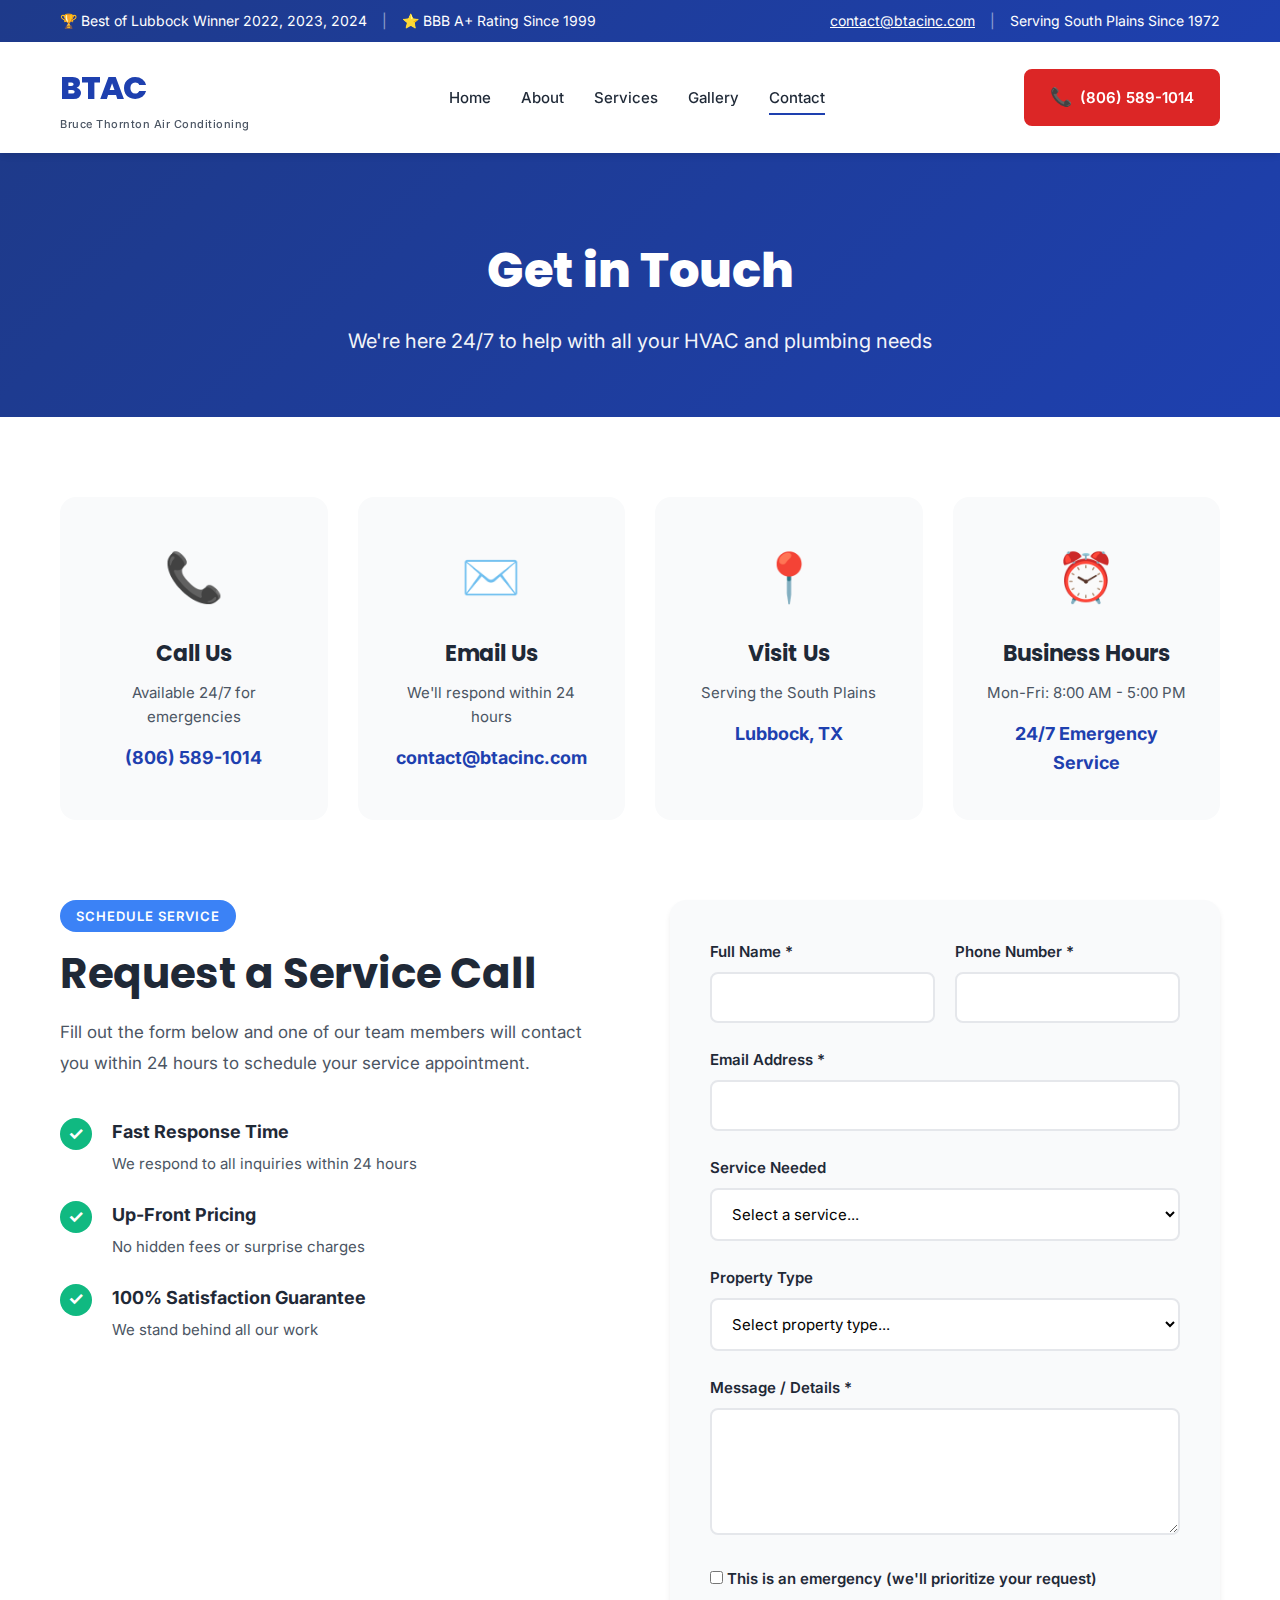
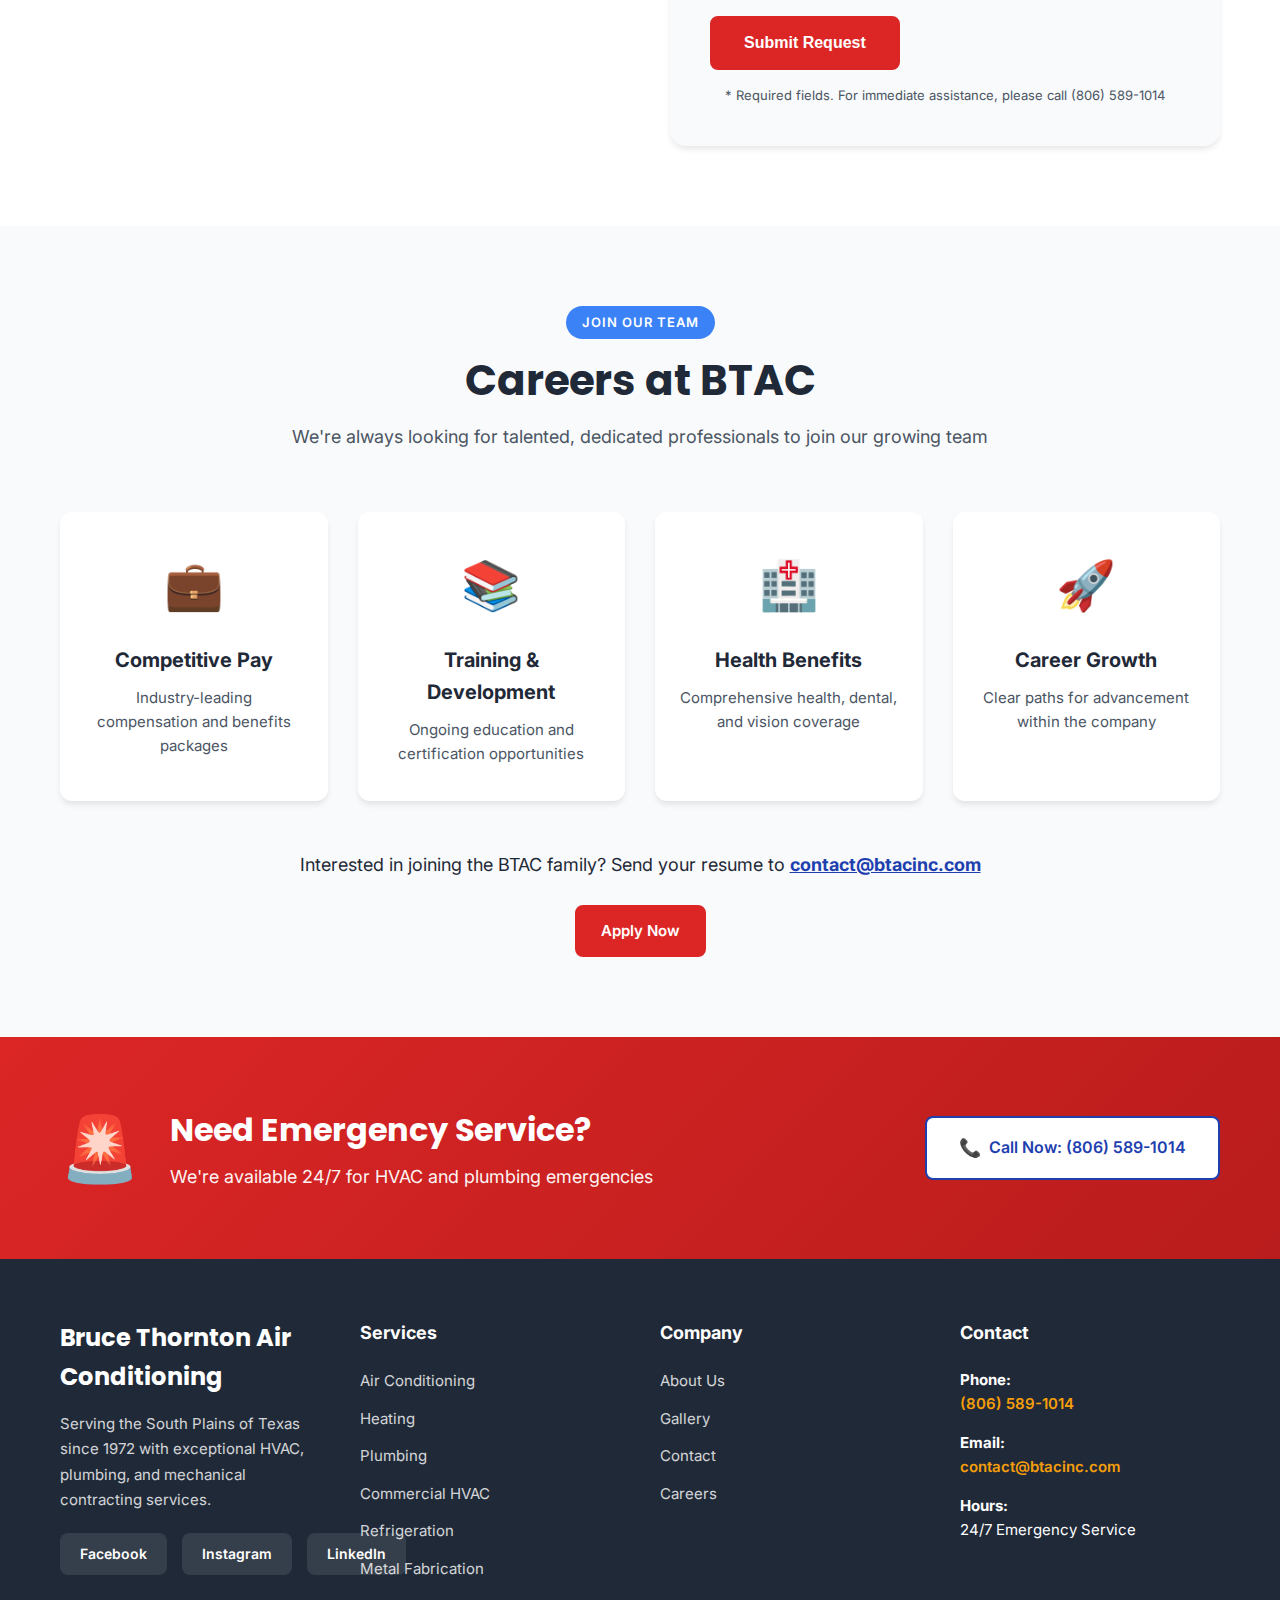
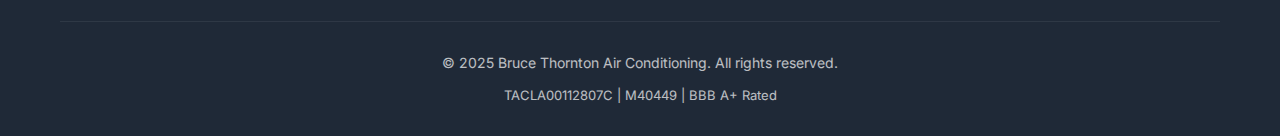
<file: contact.html>
<!DOCTYPE html>
<html lang="en">
<head>
    <meta charset="UTF-8">
    <meta name="viewport" content="width=device-width, initial-scale=1.0">
    <meta name="description" content="Contact Bruce Thornton Air Conditioning for HVAC, plumbing, and mechanical services in Lubbock. Call (806) 589-1014 or schedule online.">
    <title>Contact BTAC | Schedule Service | Lubbock, TX</title>
    <link rel="stylesheet" href="css/styles.css">
    <link rel="preconnect" href="https://fonts.googleapis.com">
    <link rel="preconnect" href="https://fonts.gstatic.com" crossorigin>
    <link href="https://fonts.googleapis.com/css2?family=Inter:wght@300;400;500;600;700;800;900&family=Poppins:wght@600;700;800&display=swap" rel="stylesheet">
</head>
<body>
    <!-- Top Bar -->
    <div class="top-bar">
        <div class="container">
            <div class="top-bar-content">
                <div class="top-bar-left">
                    <span class="top-bar-text">🏆 Best of Lubbock Winner 2022, 2023, 2024</span>
                    <span class="top-bar-divider">|</span>
                    <span class="top-bar-text">⭐ BBB A+ Rating Since 1999</span>
                </div>
                <div class="top-bar-right">
                    <a href="mailto:contact@btacinc.com" class="top-bar-link">contact@btacinc.com</a>
                    <span class="top-bar-divider">|</span>
                    <span class="top-bar-text">Serving South Plains Since 1972</span>
                </div>
            </div>
        </div>
    </div>

    <!-- Header -->
    <header class="header">
        <div class="container">
            <nav class="nav">
                <div class="logo">
                    <a href="index.html">
                        <span class="logo-text">BTAC</span>
                        <span class="logo-subtext">Bruce Thornton Air Conditioning</span>
                    </a>
                </div>
                <div class="nav-menu" id="navMenu">
                    <a href="index.html" class="nav-link">Home</a>
                    <a href="about.html" class="nav-link">About</a>
                    <a href="services.html" class="nav-link">Services</a>
                    <a href="gallery.html" class="nav-link">Gallery</a>
                    <a href="contact.html" class="nav-link active">Contact</a>
                </div>
                <div class="nav-cta">
                    <a href="tel:8065891014" class="btn btn-primary">
                        <span class="btn-icon">📞</span>
                        (806) 589-1014
                    </a>
                </div>
                <button class="mobile-menu-toggle" id="mobileMenuToggle">
                    <span></span>
                    <span></span>
                    <span></span>
                </button>
            </nav>
        </div>
    </header>

    <!-- Page Hero -->
    <section class="page-hero">
        <div class="container">
            <h1 class="page-title">Get in Touch</h1>
            <p class="page-subtitle">We're here 24/7 to help with all your HVAC and plumbing needs</p>
        </div>
    </section>

    <!-- Contact Methods -->
    <section class="contact-methods">
        <div class="container">
            <div class="contact-methods-grid">
                <div class="contact-method-card">
                    <div class="contact-method-icon">📞</div>
                    <h3>Call Us</h3>
                    <p>Available 24/7 for emergencies</p>
                    <a href="tel:8065891014" class="contact-method-link">(806) 589-1014</a>
                </div>
                <div class="contact-method-card">
                    <div class="contact-method-icon">✉️</div>
                    <h3>Email Us</h3>
                    <p>We'll respond within 24 hours</p>
                    <a href="mailto:contact@btacinc.com" class="contact-method-link">contact@btacinc.com</a>
                </div>
                <div class="contact-method-card">
                    <div class="contact-method-icon">📍</div>
                    <h3>Visit Us</h3>
                    <p>Serving the South Plains</p>
                    <span class="contact-method-link">Lubbock, TX</span>
                </div>
                <div class="contact-method-card">
                    <div class="contact-method-icon">⏰</div>
                    <h3>Business Hours</h3>
                    <p>Mon-Fri: 8:00 AM - 5:00 PM</p>
                    <span class="contact-method-link">24/7 Emergency Service</span>
                </div>
            </div>
        </div>
    </section>

    <!-- Contact Form Section -->
    <section class="contact-form-section">
        <div class="container">
            <div class="contact-form-content">
                <div class="contact-form-left">
                    <div class="section-label">Schedule Service</div>
                    <h2 class="section-title">Request a Service Call</h2>
                    <p class="section-text">
                        Fill out the form below and one of our team members will contact you within 24 hours to schedule your service appointment.
                    </p>
                    <div class="contact-info-list">
                        <div class="contact-info-item">
                            <div class="contact-info-icon">✓</div>
                            <div class="contact-info-text">
                                <h4>Fast Response Time</h4>
                                <p>We respond to all inquiries within 24 hours</p>
                            </div>
                        </div>
                        <div class="contact-info-item">
                            <div class="contact-info-icon">✓</div>
                            <div class="contact-info-text">
                                <h4>Up-Front Pricing</h4>
                                <p>No hidden fees or surprise charges</p>
                            </div>
                        </div>
                        <div class="contact-info-item">
                            <div class="contact-info-icon">✓</div>
                            <div class="contact-info-text">
                                <h4>100% Satisfaction Guarantee</h4>
                                <p>We stand behind all our work</p>
                            </div>
                        </div>
                    </div>
                </div>
                <div class="contact-form-right">
                    <form id="contactForm" class="contact-form">
                        <div class="form-row">
                            <div class="form-group">
                                <label for="name">Full Name *</label>
                                <input type="text" id="name" name="name" required>
                            </div>
                            <div class="form-group">
                                <label for="phone">Phone Number *</label>
                                <input type="tel" id="phone" name="phone" required>
                            </div>
                        </div>
                        <div class="form-group">
                            <label for="email">Email Address *</label>
                            <input type="email" id="email" name="email" required>
                        </div>
                        <div class="form-group">
                            <label for="service">Service Needed</label>
                            <select id="service" name="service">
                                <option value="">Select a service...</option>
                                <option value="ac">Air Conditioning</option>
                                <option value="heating">Heating</option>
                                <option value="plumbing">Plumbing</option>
                                <option value="commercial">Commercial HVAC</option>
                                <option value="refrigeration">Refrigeration</option>
                                <option value="fabrication">Metal Fabrication</option>
                                <option value="maintenance">Maintenance Plan</option>
                                <option value="emergency">Emergency Service</option>
                                <option value="other">Other</option>
                            </select>
                        </div>
                        <div class="form-group">
                            <label for="property">Property Type</label>
                            <select id="property" name="property">
                                <option value="">Select property type...</option>
                                <option value="residential">Residential</option>
                                <option value="commercial">Commercial</option>
                            </select>
                        </div>
                        <div class="form-group">
                            <label for="message">Message / Details *</label>
                            <textarea id="message" name="message" rows="5" required></textarea>
                        </div>
                        <div class="form-group">
                            <label class="checkbox-label">
                                <input type="checkbox" name="emergency">
                                <span>This is an emergency (we'll prioritize your request)</span>
                            </label>
                        </div>
                        <button type="submit" class="btn btn-primary btn-lg">
                            Submit Request
                        </button>
                        <p class="form-note">* Required fields. For immediate assistance, please call (806) 589-1014</p>
                    </form>
                </div>
            </div>
        </div>
    </section>

    <!-- Careers Section -->
    <section id="careers" class="careers-section">
        <div class="container">
            <div class="careers-content">
                <div class="section-header">
                    <div class="section-label">Join Our Team</div>
                    <h2 class="section-title">Careers at BTAC</h2>
                    <p class="section-subtitle">We're always looking for talented, dedicated professionals to join our growing team</p>
                </div>
                <div class="careers-grid">
                    <div class="career-benefit">
                        <div class="career-benefit-icon">💼</div>
                        <h4>Competitive Pay</h4>
                        <p>Industry-leading compensation and benefits packages</p>
                    </div>
                    <div class="career-benefit">
                        <div class="career-benefit-icon">📚</div>
                        <h4>Training & Development</h4>
                        <p>Ongoing education and certification opportunities</p>
                    </div>
                    <div class="career-benefit">
                        <div class="career-benefit-icon">🏥</div>
                        <h4>Health Benefits</h4>
                        <p>Comprehensive health, dental, and vision coverage</p>
                    </div>
                    <div class="career-benefit">
                        <div class="career-benefit-icon">🚀</div>
                        <h4>Career Growth</h4>
                        <p>Clear paths for advancement within the company</p>
                    </div>
                </div>
                <div class="careers-cta">
                    <p>Interested in joining the BTAC family? Send your resume to <a href="mailto:contact@btacinc.com">contact@btacinc.com</a></p>
                    <a href="mailto:contact@btacinc.com?subject=Career Inquiry" class="btn btn-primary">Apply Now</a>
                </div>
            </div>
        </div>
    </section>

    <!-- Emergency Banner -->
    <section class="emergency-banner-section">
        <div class="container">
            <div class="emergency-banner-content">
                <div class="emergency-banner-icon">🚨</div>
                <div class="emergency-banner-text">
                    <h3>Need Emergency Service?</h3>
                    <p>We're available 24/7 for HVAC and plumbing emergencies</p>
                </div>
                <a href="tel:8065891014" class="btn btn-secondary btn-lg">
                    <span class="btn-icon">📞</span>
                    Call Now: (806) 589-1014
                </a>
            </div>
        </div>
    </section>

    <!-- Footer -->
    <footer class="footer">
        <div class="container">
            <div class="footer-content">
                <div class="footer-column">
                    <h3 class="footer-title">Bruce Thornton Air Conditioning</h3>
                    <p class="footer-text">
                        Serving the South Plains of Texas since 1972 with exceptional HVAC, plumbing, and mechanical contracting services.
                    </p>
                    <div class="footer-social">
                        <a href="https://www.facebook.com/btaclubbock/" target="_blank" class="social-link">Facebook</a>
                        <a href="https://www.instagram.com/btaclubbock/" target="_blank" class="social-link">Instagram</a>
                        <a href="https://www.linkedin.com/company/bruce-thornton-air-conditioning" target="_blank" class="social-link">LinkedIn</a>
                    </div>
                </div>
                <div class="footer-column">
                    <h4 class="footer-heading">Services</h4>
                    <ul class="footer-links">
                        <li><a href="services.html#ac">Air Conditioning</a></li>
                        <li><a href="services.html#heating">Heating</a></li>
                        <li><a href="services.html#plumbing">Plumbing</a></li>
                        <li><a href="services.html#commercial">Commercial HVAC</a></li>
                        <li><a href="services.html#refrigeration">Refrigeration</a></li>
                        <li><a href="services.html#fabrication">Metal Fabrication</a></li>
                    </ul>
                </div>
                <div class="footer-column">
                    <h4 class="footer-heading">Company</h4>
                    <ul class="footer-links">
                        <li><a href="about.html">About Us</a></li>
                        <li><a href="gallery.html">Gallery</a></li>
                        <li><a href="contact.html">Contact</a></li>
                        <li><a href="contact.html#careers">Careers</a></li>
                    </ul>
                </div>
                <div class="footer-column">
                    <h4 class="footer-heading">Contact</h4>
                    <ul class="footer-contact">
                        <li>
                            <strong>Phone:</strong><br>
                            <a href="tel:8065891014">(806) 589-1014</a>
                        </li>
                        <li>
                            <strong>Email:</strong><br>
                            <a href="mailto:contact@btacinc.com">contact@btacinc.com</a>
                        </li>
                        <li>
                            <strong>Hours:</strong><br>
                            24/7 Emergency Service
                        </li>
                    </ul>
                </div>
            </div>
            <div class="footer-bottom">
                <p>&copy; 2025 Bruce Thornton Air Conditioning. All rights reserved.</p>
                <p class="footer-licenses">TACLA00112807C | M40449 | BBB A+ Rated</p>
            </div>
        </div>
    </footer>

    <!-- Mobile Call Button -->
    <a href="tel:8065891014" class="mobile-call-btn" id="mobileCallBtn">
        <span class="mobile-call-icon">📞</span>
        <span class="mobile-call-text">Call Now</span>
    </a>

    <script src="js/main.js"></script>
</body>
</html>
</file>
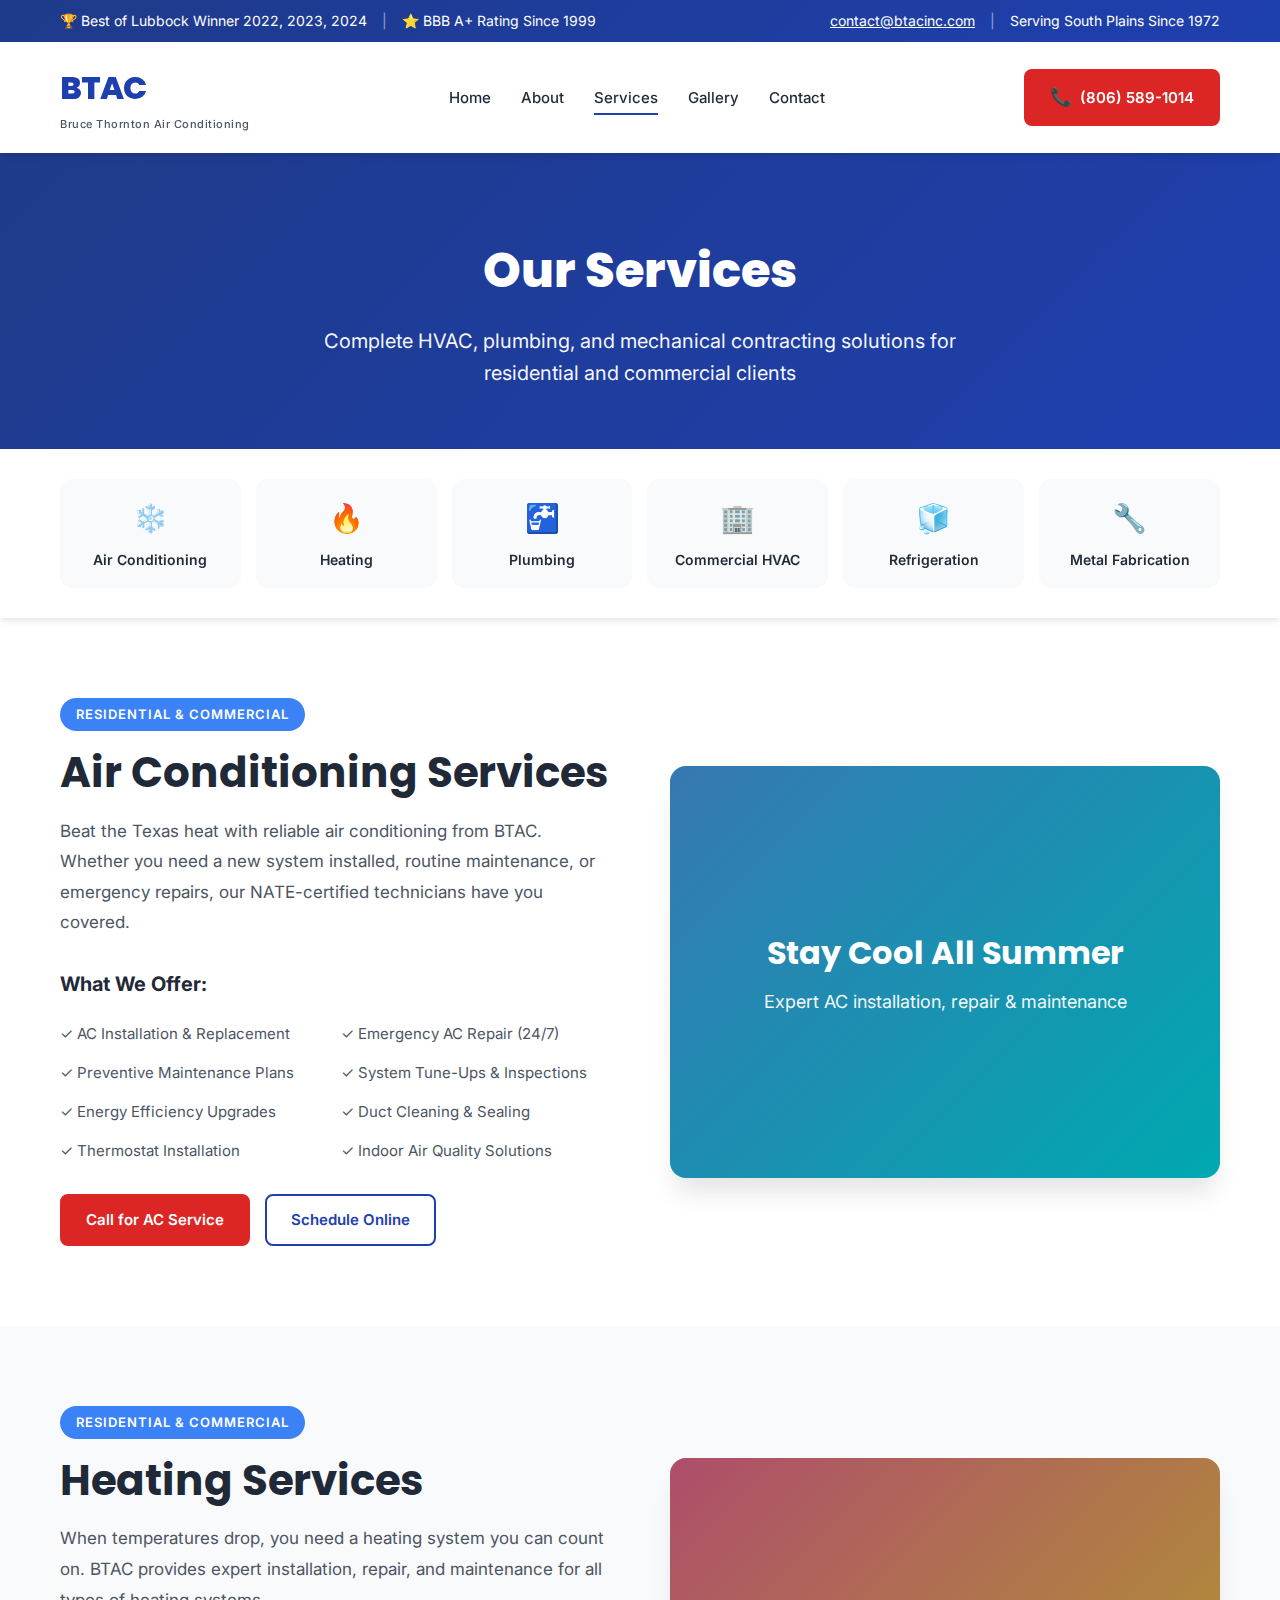
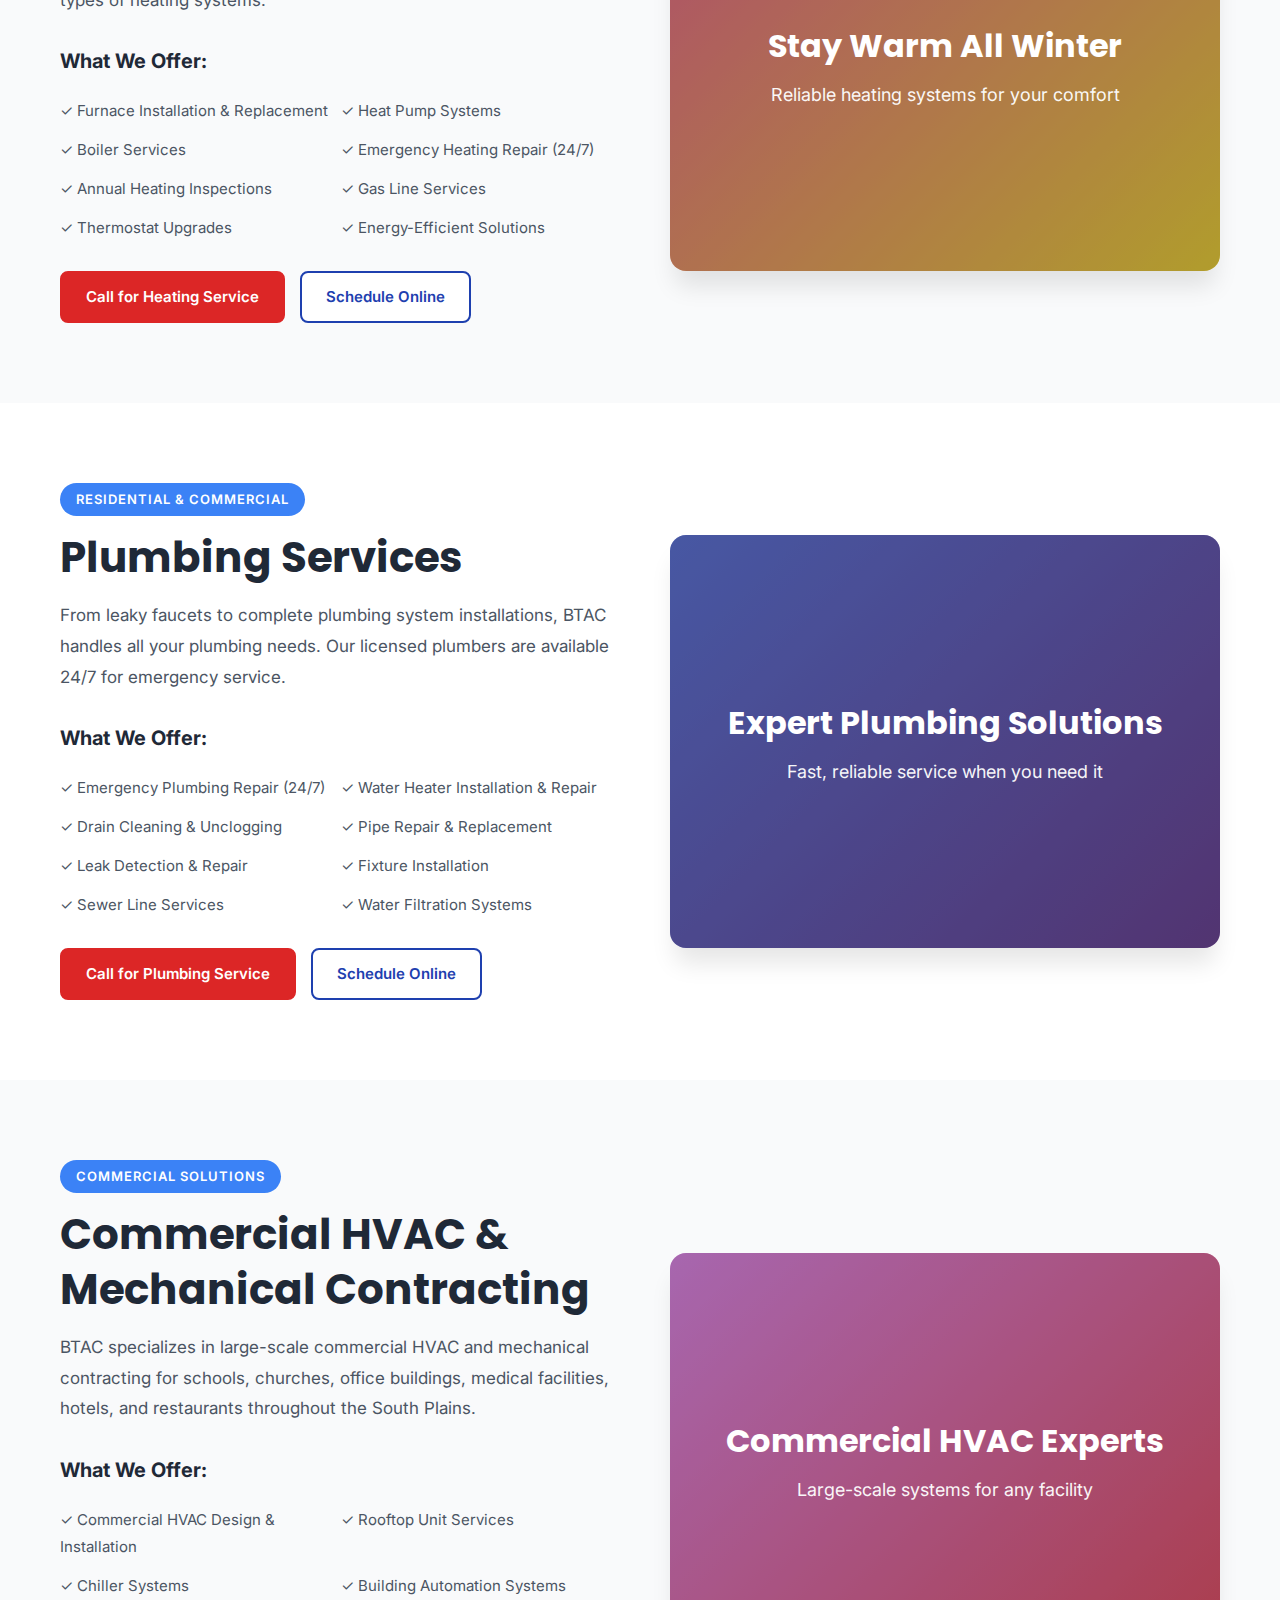
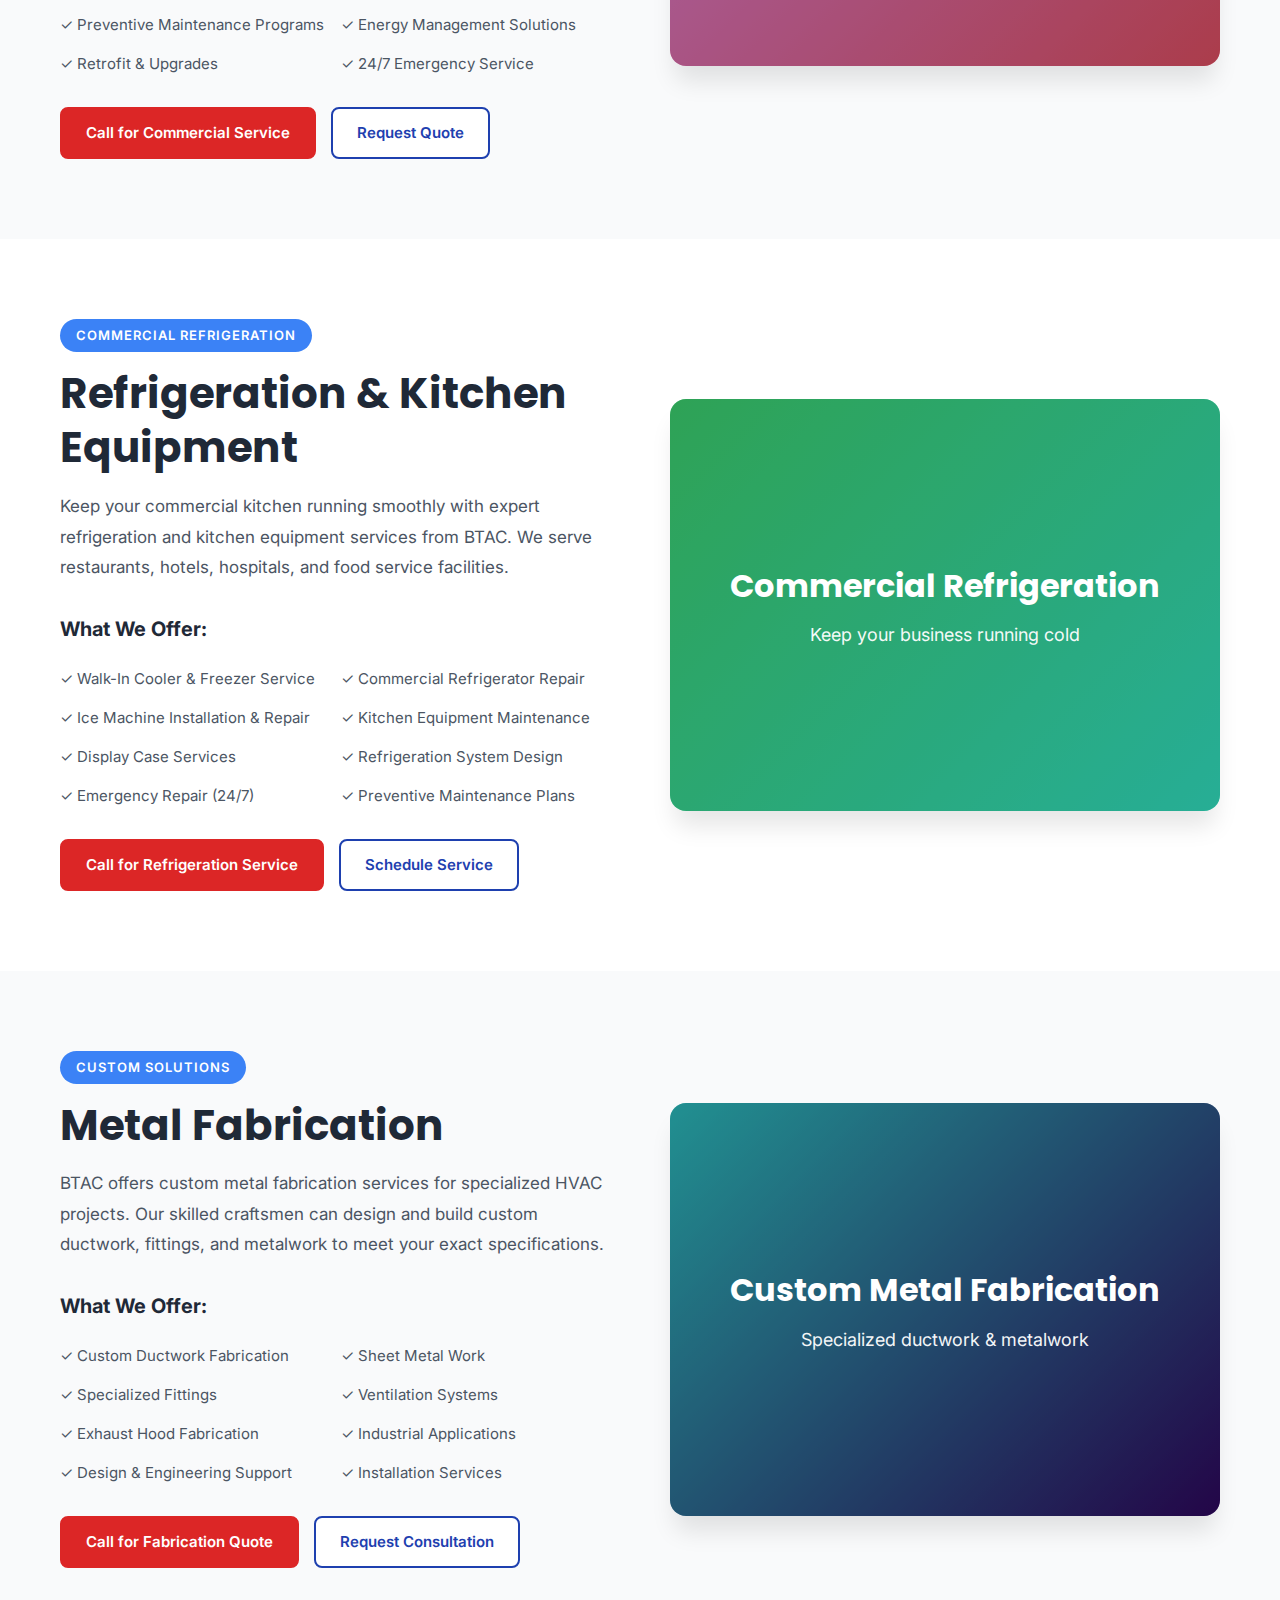
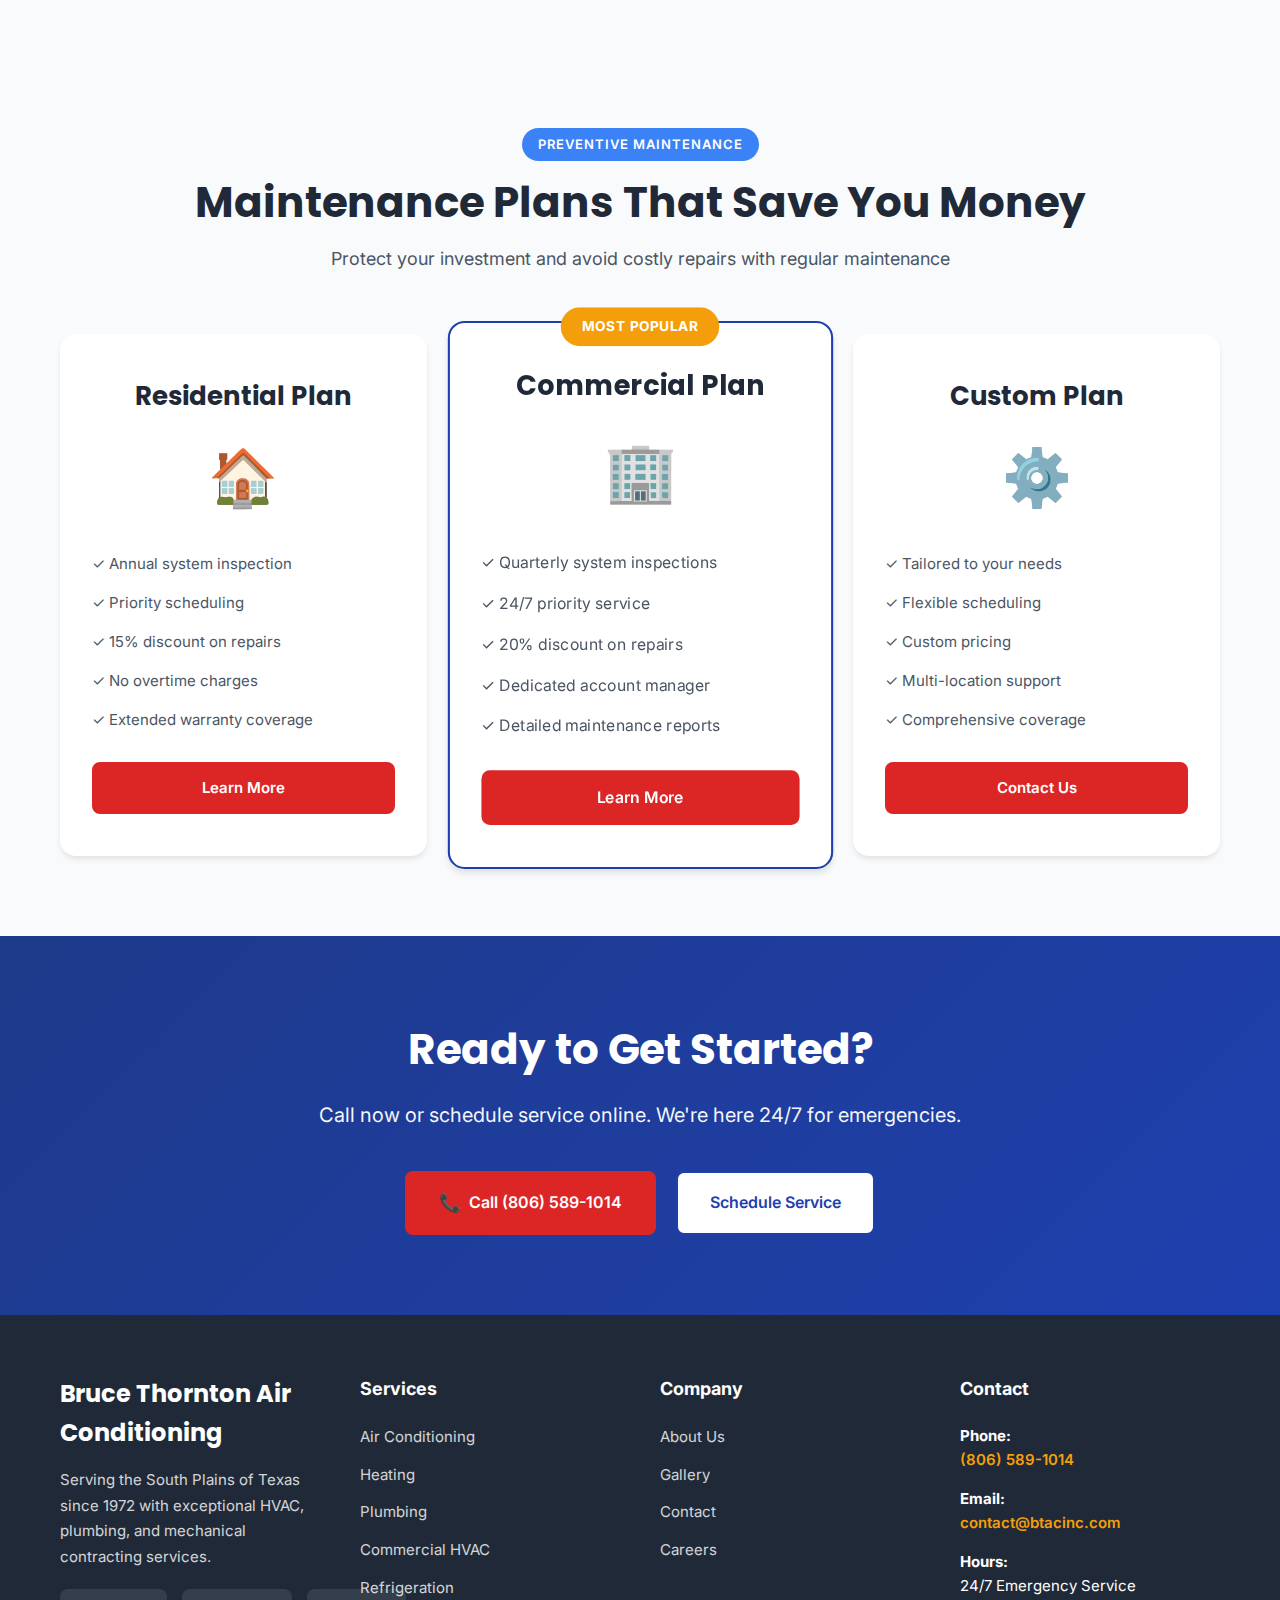
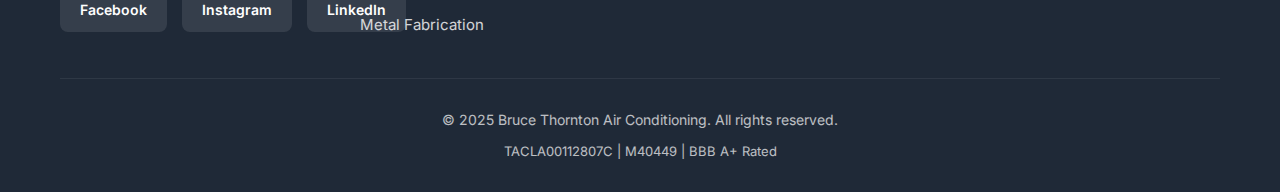
<file: services.html>
<!DOCTYPE html>
<html lang="en">
<head>
    <meta charset="UTF-8">
    <meta name="viewport" content="width=device-width, initial-scale=1.0">
    <meta name="description" content="Complete HVAC, plumbing, refrigeration, and mechanical contracting services in Lubbock. Residential & commercial solutions available 24/7.">
    <title>Services | HVAC, Plumbing & Mechanical Contracting | BTAC Lubbock</title>
    <link rel="stylesheet" href="css/styles.css">
    <link rel="preconnect" href="https://fonts.googleapis.com">
    <link rel="preconnect" href="https://fonts.gstatic.com" crossorigin>
    <link href="https://fonts.googleapis.com/css2?family=Inter:wght@300;400;500;600;700;800;900&family=Poppins:wght@600;700;800&display=swap" rel="stylesheet">
</head>
<body>
    <!-- Top Bar -->
    <div class="top-bar">
        <div class="container">
            <div class="top-bar-content">
                <div class="top-bar-left">
                    <span class="top-bar-text">🏆 Best of Lubbock Winner 2022, 2023, 2024</span>
                    <span class="top-bar-divider">|</span>
                    <span class="top-bar-text">⭐ BBB A+ Rating Since 1999</span>
                </div>
                <div class="top-bar-right">
                    <a href="mailto:contact@btacinc.com" class="top-bar-link">contact@btacinc.com</a>
                    <span class="top-bar-divider">|</span>
                    <span class="top-bar-text">Serving South Plains Since 1972</span>
                </div>
            </div>
        </div>
    </div>

    <!-- Header -->
    <header class="header">
        <div class="container">
            <nav class="nav">
                <div class="logo">
                    <a href="index.html">
                        <span class="logo-text">BTAC</span>
                        <span class="logo-subtext">Bruce Thornton Air Conditioning</span>
                    </a>
                </div>
                <div class="nav-menu" id="navMenu">
                    <a href="index.html" class="nav-link">Home</a>
                    <a href="about.html" class="nav-link">About</a>
                    <a href="services.html" class="nav-link active">Services</a>
                    <a href="gallery.html" class="nav-link">Gallery</a>
                    <a href="contact.html" class="nav-link">Contact</a>
                </div>
                <div class="nav-cta">
                    <a href="tel:8065891014" class="btn btn-primary">
                        <span class="btn-icon">📞</span>
                        (806) 589-1014
                    </a>
                </div>
                <button class="mobile-menu-toggle" id="mobileMenuToggle">
                    <span></span>
                    <span></span>
                    <span></span>
                </button>
            </nav>
        </div>
    </header>

    <!-- Page Hero -->
    <section class="page-hero">
        <div class="container">
            <h1 class="page-title">Our Services</h1>
            <p class="page-subtitle">Complete HVAC, plumbing, and mechanical contracting solutions for residential and commercial clients</p>
        </div>
    </section>

    <!-- Services Navigation -->
    <section class="services-nav">
        <div class="container">
            <div class="services-nav-grid">
                <a href="#ac" class="service-nav-item">
                    <span class="service-nav-icon">❄️</span>
                    <span>Air Conditioning</span>
                </a>
                <a href="#heating" class="service-nav-item">
                    <span class="service-nav-icon">🔥</span>
                    <span>Heating</span>
                </a>
                <a href="#plumbing" class="service-nav-item">
                    <span class="service-nav-icon">🚰</span>
                    <span>Plumbing</span>
                </a>
                <a href="#commercial" class="service-nav-item">
                    <span class="service-nav-icon">🏢</span>
                    <span>Commercial HVAC</span>
                </a>
                <a href="#refrigeration" class="service-nav-item">
                    <span class="service-nav-icon">🧊</span>
                    <span>Refrigeration</span>
                </a>
                <a href="#fabrication" class="service-nav-item">
                    <span class="service-nav-icon">🔧</span>
                    <span>Metal Fabrication</span>
                </a>
            </div>
        </div>
    </section>

    <!-- Air Conditioning Service -->
    <section id="ac" class="service-detail">
        <div class="container">
            <div class="service-detail-content">
                <div class="service-detail-text">
                    <div class="section-label">Residential & Commercial</div>
                    <h2 class="section-title">Air Conditioning Services</h2>
                    <p class="section-text">
                        Beat the Texas heat with reliable air conditioning from BTAC. Whether you need a new system installed, routine maintenance, or emergency repairs, our NATE-certified technicians have you covered.
                    </p>
                    <div class="service-features">
                        <h4>What We Offer:</h4>
                        <ul class="service-list">
                            <li>✓ AC Installation & Replacement</li>
                            <li>✓ Emergency AC Repair (24/7)</li>
                            <li>✓ Preventive Maintenance Plans</li>
                            <li>✓ System Tune-Ups & Inspections</li>
                            <li>✓ Energy Efficiency Upgrades</li>
                            <li>✓ Duct Cleaning & Sealing</li>
                            <li>✓ Thermostat Installation</li>
                            <li>✓ Indoor Air Quality Solutions</li>
                        </ul>
                    </div>
                    <div class="service-cta">
                        <a href="tel:8065891014" class="btn btn-primary">Call for AC Service</a>
                        <a href="contact.html" class="btn btn-secondary">Schedule Online</a>
                    </div>
                </div>
                <div class="service-detail-image">
                    <div class="service-image-placeholder" style="background: linear-gradient(135deg, #4facfe 0%, #00f2fe 100%);">
                        <div class="service-image-text">
                            <h3>Stay Cool All Summer</h3>
                            <p>Expert AC installation, repair & maintenance</p>
                        </div>
                    </div>
                </div>
            </div>
        </div>
    </section>

    <!-- Heating Service -->
    <section id="heating" class="service-detail alt">
        <div class="container">
            <div class="service-detail-content reverse">
                <div class="service-detail-image">
                    <div class="service-image-placeholder" style="background: linear-gradient(135deg, #fa709a 0%, #fee140 100%);">
                        <div class="service-image-text">
                            <h3>Stay Warm All Winter</h3>
                            <p>Reliable heating systems for your comfort</p>
                        </div>
                    </div>
                </div>
                <div class="service-detail-text">
                    <div class="section-label">Residential & Commercial</div>
                    <h2 class="section-title">Heating Services</h2>
                    <p class="section-text">
                        When temperatures drop, you need a heating system you can count on. BTAC provides expert installation, repair, and maintenance for all types of heating systems.
                    </p>
                    <div class="service-features">
                        <h4>What We Offer:</h4>
                        <ul class="service-list">
                            <li>✓ Furnace Installation & Replacement</li>
                            <li>✓ Heat Pump Systems</li>
                            <li>✓ Boiler Services</li>
                            <li>✓ Emergency Heating Repair (24/7)</li>
                            <li>✓ Annual Heating Inspections</li>
                            <li>✓ Gas Line Services</li>
                            <li>✓ Thermostat Upgrades</li>
                            <li>✓ Energy-Efficient Solutions</li>
                        </ul>
                    </div>
                    <div class="service-cta">
                        <a href="tel:8065891014" class="btn btn-primary">Call for Heating Service</a>
                        <a href="contact.html" class="btn btn-secondary">Schedule Online</a>
                    </div>
                </div>
            </div>
        </div>
    </section>

    <!-- Plumbing Service -->
    <section id="plumbing" class="service-detail">
        <div class="container">
            <div class="service-detail-content">
                <div class="service-detail-text">
                    <div class="section-label">Residential & Commercial</div>
                    <h2 class="section-title">Plumbing Services</h2>
                    <p class="section-text">
                        From leaky faucets to complete plumbing system installations, BTAC handles all your plumbing needs. Our licensed plumbers are available 24/7 for emergency service.
                    </p>
                    <div class="service-features">
                        <h4>What We Offer:</h4>
                        <ul class="service-list">
                            <li>✓ Emergency Plumbing Repair (24/7)</li>
                            <li>✓ Water Heater Installation & Repair</li>
                            <li>✓ Drain Cleaning & Unclogging</li>
                            <li>✓ Pipe Repair & Replacement</li>
                            <li>✓ Leak Detection & Repair</li>
                            <li>✓ Fixture Installation</li>
                            <li>✓ Sewer Line Services</li>
                            <li>✓ Water Filtration Systems</li>
                        </ul>
                    </div>
                    <div class="service-cta">
                        <a href="tel:8065891014" class="btn btn-primary">Call for Plumbing Service</a>
                        <a href="contact.html" class="btn btn-secondary">Schedule Online</a>
                    </div>
                </div>
                <div class="service-detail-image">
                    <div class="service-image-placeholder" style="background: linear-gradient(135deg, #667eea 0%, #764ba2 100%);">
                        <div class="service-image-text">
                            <h3>Expert Plumbing Solutions</h3>
                            <p>Fast, reliable service when you need it</p>
                        </div>
                    </div>
                </div>
            </div>
        </div>
    </section>

    <!-- Commercial HVAC Service -->
    <section id="commercial" class="service-detail alt">
        <div class="container">
            <div class="service-detail-content reverse">
                <div class="service-detail-image">
                    <div class="service-image-placeholder" style="background: linear-gradient(135deg, #f093fb 0%, #f5576c 100%);">
                        <div class="service-image-text">
                            <h3>Commercial HVAC Experts</h3>
                            <p>Large-scale systems for any facility</p>
                        </div>
                    </div>
                </div>
                <div class="service-detail-text">
                    <div class="section-label">Commercial Solutions</div>
                    <h2 class="section-title">Commercial HVAC & Mechanical Contracting</h2>
                    <p class="section-text">
                        BTAC specializes in large-scale commercial HVAC and mechanical contracting for schools, churches, office buildings, medical facilities, hotels, and restaurants throughout the South Plains.
                    </p>
                    <div class="service-features">
                        <h4>What We Offer:</h4>
                        <ul class="service-list">
                            <li>✓ Commercial HVAC Design & Installation</li>
                            <li>✓ Rooftop Unit Services</li>
                            <li>✓ Chiller Systems</li>
                            <li>✓ Building Automation Systems</li>
                            <li>✓ Preventive Maintenance Programs</li>
                            <li>✓ Energy Management Solutions</li>
                            <li>✓ Retrofit & Upgrades</li>
                            <li>✓ 24/7 Emergency Service</li>
                        </ul>
                    </div>
                    <div class="service-cta">
                        <a href="tel:8065891014" class="btn btn-primary">Call for Commercial Service</a>
                        <a href="contact.html" class="btn btn-secondary">Request Quote</a>
                    </div>
                </div>
            </div>
        </div>
    </section>

    <!-- Refrigeration Service -->
    <section id="refrigeration" class="service-detail">
        <div class="container">
            <div class="service-detail-content">
                <div class="service-detail-text">
                    <div class="section-label">Commercial Refrigeration</div>
                    <h2 class="section-title">Refrigeration & Kitchen Equipment</h2>
                    <p class="section-text">
                        Keep your commercial kitchen running smoothly with expert refrigeration and kitchen equipment services from BTAC. We serve restaurants, hotels, hospitals, and food service facilities.
                    </p>
                    <div class="service-features">
                        <h4>What We Offer:</h4>
                        <ul class="service-list">
                            <li>✓ Walk-In Cooler & Freezer Service</li>
                            <li>✓ Commercial Refrigerator Repair</li>
                            <li>✓ Ice Machine Installation & Repair</li>
                            <li>✓ Kitchen Equipment Maintenance</li>
                            <li>✓ Display Case Services</li>
                            <li>✓ Refrigeration System Design</li>
                            <li>✓ Emergency Repair (24/7)</li>
                            <li>✓ Preventive Maintenance Plans</li>
                        </ul>
                    </div>
                    <div class="service-cta">
                        <a href="tel:8065891014" class="btn btn-primary">Call for Refrigeration Service</a>
                        <a href="contact.html" class="btn btn-secondary">Schedule Service</a>
                    </div>
                </div>
                <div class="service-detail-image">
                    <div class="service-image-placeholder" style="background: linear-gradient(135deg, #43e97b 0%, #38f9d7 100%);">
                        <div class="service-image-text">
                            <h3>Commercial Refrigeration</h3>
                            <p>Keep your business running cold</p>
                        </div>
                    </div>
                </div>
            </div>
        </div>
    </section>

    <!-- Metal Fabrication Service -->
    <section id="fabrication" class="service-detail alt">
        <div class="container">
            <div class="service-detail-content reverse">
                <div class="service-detail-image">
                    <div class="service-image-placeholder" style="background: linear-gradient(135deg, #30cfd0 0%, #330867 100%);">
                        <div class="service-image-text">
                            <h3>Custom Metal Fabrication</h3>
                            <p>Specialized ductwork & metalwork</p>
                        </div>
                    </div>
                </div>
                <div class="service-detail-text">
                    <div class="section-label">Custom Solutions</div>
                    <h2 class="section-title">Metal Fabrication</h2>
                    <p class="section-text">
                        BTAC offers custom metal fabrication services for specialized HVAC projects. Our skilled craftsmen can design and build custom ductwork, fittings, and metalwork to meet your exact specifications.
                    </p>
                    <div class="service-features">
                        <h4>What We Offer:</h4>
                        <ul class="service-list">
                            <li>✓ Custom Ductwork Fabrication</li>
                            <li>✓ Sheet Metal Work</li>
                            <li>✓ Specialized Fittings</li>
                            <li>✓ Ventilation Systems</li>
                            <li>✓ Exhaust Hood Fabrication</li>
                            <li>✓ Industrial Applications</li>
                            <li>✓ Design & Engineering Support</li>
                            <li>✓ Installation Services</li>
                        </ul>
                    </div>
                    <div class="service-cta">
                        <a href="tel:8065891014" class="btn btn-primary">Call for Fabrication Quote</a>
                        <a href="contact.html" class="btn btn-secondary">Request Consultation</a>
                    </div>
                </div>
            </div>
        </div>
    </section>

    <!-- Maintenance Plans -->
    <section class="maintenance-plans">
        <div class="container">
            <div class="section-header">
                <div class="section-label">Preventive Maintenance</div>
                <h2 class="section-title">Maintenance Plans That Save You Money</h2>
                <p class="section-subtitle">Protect your investment and avoid costly repairs with regular maintenance</p>
            </div>
            <div class="plans-grid">
                <div class="plan-card">
                    <div class="plan-header">
                        <h3>Residential Plan</h3>
                        <div class="plan-icon">🏠</div>
                    </div>
                    <div class="plan-features">
                        <ul>
                            <li>✓ Annual system inspection</li>
                            <li>✓ Priority scheduling</li>
                            <li>✓ 15% discount on repairs</li>
                            <li>✓ No overtime charges</li>
                            <li>✓ Extended warranty coverage</li>
                        </ul>
                    </div>
                    <a href="contact.html" class="btn btn-primary">Learn More</a>
                </div>
                <div class="plan-card featured">
                    <div class="plan-badge">Most Popular</div>
                    <div class="plan-header">
                        <h3>Commercial Plan</h3>
                        <div class="plan-icon">🏢</div>
                    </div>
                    <div class="plan-features">
                        <ul>
                            <li>✓ Quarterly system inspections</li>
                            <li>✓ 24/7 priority service</li>
                            <li>✓ 20% discount on repairs</li>
                            <li>✓ Dedicated account manager</li>
                            <li>✓ Detailed maintenance reports</li>
                        </ul>
                    </div>
                    <a href="contact.html" class="btn btn-primary">Learn More</a>
                </div>
                <div class="plan-card">
                    <div class="plan-header">
                        <h3>Custom Plan</h3>
                        <div class="plan-icon">⚙️</div>
                    </div>
                    <div class="plan-features">
                        <ul>
                            <li>✓ Tailored to your needs</li>
                            <li>✓ Flexible scheduling</li>
                            <li>✓ Custom pricing</li>
                            <li>✓ Multi-location support</li>
                            <li>✓ Comprehensive coverage</li>
                        </ul>
                    </div>
                    <a href="contact.html" class="btn btn-primary">Contact Us</a>
                </div>
            </div>
        </div>
    </section>

    <!-- CTA Section -->
    <section class="cta-section">
        <div class="container">
            <div class="cta-content">
                <h2 class="cta-title">Ready to Get Started?</h2>
                <p class="cta-subtitle">Call now or schedule service online. We're here 24/7 for emergencies.</p>
                <div class="cta-buttons">
                    <a href="tel:8065891014" class="btn btn-primary btn-lg">
                        <span class="btn-icon">📞</span>
                        Call (806) 589-1014
                    </a>
                    <a href="contact.html" class="btn btn-secondary btn-lg">
                        Schedule Service
                    </a>
                </div>
            </div>
        </div>
    </section>

    <!-- Footer -->
    <footer class="footer">
        <div class="container">
            <div class="footer-content">
                <div class="footer-column">
                    <h3 class="footer-title">Bruce Thornton Air Conditioning</h3>
                    <p class="footer-text">
                        Serving the South Plains of Texas since 1972 with exceptional HVAC, plumbing, and mechanical contracting services.
                    </p>
                    <div class="footer-social">
                        <a href="https://www.facebook.com/btaclubbock/" target="_blank" class="social-link">Facebook</a>
                        <a href="https://www.instagram.com/btaclubbock/" target="_blank" class="social-link">Instagram</a>
                        <a href="https://www.linkedin.com/company/bruce-thornton-air-conditioning" target="_blank" class="social-link">LinkedIn</a>
                    </div>
                </div>
                <div class="footer-column">
                    <h4 class="footer-heading">Services</h4>
                    <ul class="footer-links">
                        <li><a href="services.html#ac">Air Conditioning</a></li>
                        <li><a href="services.html#heating">Heating</a></li>
                        <li><a href="services.html#plumbing">Plumbing</a></li>
                        <li><a href="services.html#commercial">Commercial HVAC</a></li>
                        <li><a href="services.html#refrigeration">Refrigeration</a></li>
                        <li><a href="services.html#fabrication">Metal Fabrication</a></li>
                    </ul>
                </div>
                <div class="footer-column">
                    <h4 class="footer-heading">Company</h4>
                    <ul class="footer-links">
                        <li><a href="about.html">About Us</a></li>
                        <li><a href="gallery.html">Gallery</a></li>
                        <li><a href="contact.html">Contact</a></li>
                        <li><a href="contact.html#careers">Careers</a></li>
                    </ul>
                </div>
                <div class="footer-column">
                    <h4 class="footer-heading">Contact</h4>
                    <ul class="footer-contact">
                        <li>
                            <strong>Phone:</strong><br>
                            <a href="tel:8065891014">(806) 589-1014</a>
                        </li>
                        <li>
                            <strong>Email:</strong><br>
                            <a href="mailto:contact@btacinc.com">contact@btacinc.com</a>
                        </li>
                        <li>
                            <strong>Hours:</strong><br>
                            24/7 Emergency Service
                        </li>
                    </ul>
                </div>
            </div>
            <div class="footer-bottom">
                <p>&copy; 2025 Bruce Thornton Air Conditioning. All rights reserved.</p>
                <p class="footer-licenses">TACLA00112807C | M40449 | BBB A+ Rated</p>
            </div>
        </div>
    </footer>

    <!-- Mobile Call Button -->
    <a href="tel:8065891014" class="mobile-call-btn" id="mobileCallBtn">
        <span class="mobile-call-icon">📞</span>
        <span class="mobile-call-text">Call Now</span>
    </a>

    <script src="js/main.js"></script>
</body>
</html>
</file>
<file: css/styles.css>
/* ===================================
   CSS Reset & Base Styles
   =================================== */
* {
    margin: 0;
    padding: 0;
    box-sizing: border-box;
}

:root {
    --primary-color: #1e40af;
    --primary-dark: #1e3a8a;
    --primary-light: #3b82f6;
    --secondary-color: #dc2626;
    --secondary-dark: #b91c1c;
    --accent-color: #f59e0b;
    --text-dark: #1f2937;
    --text-medium: #4b5563;
    --text-light: #6b7280;
    --bg-light: #f9fafb;
    --bg-white: #ffffff;
    --border-color: #e5e7eb;
    --success-color: #10b981;
    --shadow-sm: 0 1px 2px 0 rgba(0, 0, 0, 0.05);
    --shadow-md: 0 4px 6px -1px rgba(0, 0, 0, 0.1);
    --shadow-lg: 0 10px 15px -3px rgba(0, 0, 0, 0.1);
    --shadow-xl: 0 20px 25px -5px rgba(0, 0, 0, 0.1);
}

html {
    scroll-behavior: smooth;
}

body {
    font-family: 'Inter', -apple-system, BlinkMacSystemFont, 'Segoe UI', Roboto, sans-serif;
    font-size: 16px;
    line-height: 1.6;
    color: var(--text-dark);
    background-color: var(--bg-white);
    overflow-x: hidden;
}

.container {
    max-width: 1200px;
    margin: 0 auto;
    padding: 0 20px;
}

img {
    max-width: 100%;
    height: auto;
    display: block;
}

a {
    text-decoration: none;
    color: inherit;
    transition: all 0.3s ease;
}

/* ===================================
   Top Bar
   =================================== */
.top-bar {
    background: linear-gradient(135deg, var(--primary-dark) 0%, var(--primary-color) 100%);
    color: white;
    padding: 10px 0;
    font-size: 14px;
}

.top-bar-content {
    display: flex;
    justify-content: space-between;
    align-items: center;
    flex-wrap: wrap;
    gap: 10px;
}

.top-bar-left,
.top-bar-right {
    display: flex;
    align-items: center;
    gap: 15px;
    flex-wrap: wrap;
}

.top-bar-text {
    display: inline-flex;
    align-items: center;
    gap: 5px;
}

.top-bar-divider {
    opacity: 0.5;
}

.top-bar-link {
    color: white;
    text-decoration: underline;
}

.top-bar-link:hover {
    opacity: 0.8;
}

/* ===================================
   Header & Navigation
   =================================== */
.header {
    background: white;
    box-shadow: var(--shadow-md);
    position: sticky;
    top: 0;
    z-index: 1000;
}

.nav {
    display: flex;
    justify-content: space-between;
    align-items: center;
    padding: 20px 0;
    gap: 30px;
}

.logo {
    flex-shrink: 0;
}

.logo a {
    display: flex;
    flex-direction: column;
    gap: 2px;
}

.logo-text {
    font-family: 'Poppins', sans-serif;
    font-size: 32px;
    font-weight: 800;
    color: var(--primary-color);
    letter-spacing: -1px;
}

.logo-subtext {
    font-size: 11px;
    color: var(--text-medium);
    font-weight: 500;
    letter-spacing: 0.5px;
}

.nav-menu {
    display: flex;
    gap: 30px;
    align-items: center;
}

.nav-link {
    color: var(--text-dark);
    font-weight: 500;
    font-size: 15px;
    position: relative;
    padding: 5px 0;
}

.nav-link::after {
    content: '';
    position: absolute;
    bottom: 0;
    left: 0;
    width: 0;
    height: 2px;
    background: var(--primary-color);
    transition: width 0.3s ease;
}

.nav-link:hover::after,
.nav-link.active::after {
    width: 100%;
}

.nav-cta {
    flex-shrink: 0;
}

.mobile-menu-toggle {
    display: none;
    flex-direction: column;
    gap: 5px;
    background: none;
    border: none;
    cursor: pointer;
    padding: 5px;
}

.mobile-menu-toggle span {
    width: 25px;
    height: 3px;
    background: var(--text-dark);
    border-radius: 3px;
    transition: all 0.3s ease;
}

/* ===================================
   Buttons
   =================================== */
.btn {
    display: inline-flex;
    align-items: center;
    justify-content: center;
    gap: 8px;
    padding: 12px 24px;
    font-weight: 600;
    font-size: 15px;
    border-radius: 8px;
    cursor: pointer;
    transition: all 0.3s ease;
    border: 2px solid transparent;
    text-align: center;
}

.btn-primary {
    background: var(--secondary-color);
    color: white;
    border-color: var(--secondary-color);
}

.btn-primary:hover {
    background: var(--secondary-dark);
    border-color: var(--secondary-dark);
    transform: translateY(-2px);
    box-shadow: var(--shadow-lg);
}

.btn-secondary {
    background: white;
    color: var(--primary-color);
    border-color: var(--primary-color);
}

.btn-secondary:hover {
    background: var(--primary-color);
    color: white;
    transform: translateY(-2px);
    box-shadow: var(--shadow-lg);
}

.btn-lg {
    padding: 16px 32px;
    font-size: 16px;
}

.btn-icon {
    font-size: 18px;
}

/* ===================================
   Hero Section
   =================================== */
.hero {
    position: relative;
    background: linear-gradient(135deg, #1e3a8a 0%, #1e40af 50%, #3b82f6 100%);
    color: white;
    padding: 100px 0 80px;
    overflow: hidden;
}

.hero::before {
    content: '';
    position: absolute;
    top: 0;
    left: 0;
    right: 0;
    bottom: 0;
    background: url('data:image/svg+xml,<svg width="100" height="100" xmlns="http://www.w3.org/2000/svg"><defs><pattern id="grid" width="100" height="100" patternUnits="userSpaceOnUse"><path d="M 100 0 L 0 0 0 100" fill="none" stroke="rgba(255,255,255,0.05)" stroke-width="1"/></pattern></defs><rect width="100%" height="100%" fill="url(%23grid)"/></svg>');
    opacity: 0.3;
}

.hero-overlay {
    position: absolute;
    top: 0;
    left: 0;
    right: 0;
    bottom: 0;
    background: radial-gradient(circle at 20% 50%, rgba(59, 130, 246, 0.3) 0%, transparent 50%),
                radial-gradient(circle at 80% 80%, rgba(220, 38, 38, 0.2) 0%, transparent 50%);
}

.hero-content {
    position: relative;
    z-index: 1;
    max-width: 900px;
    margin: 0 auto;
    text-align: center;
}

.hero-badge {
    display: inline-block;
    background: rgba(255, 255, 255, 0.2);
    backdrop-filter: blur(10px);
    padding: 10px 20px;
    border-radius: 50px;
    font-size: 14px;
    font-weight: 600;
    margin-bottom: 30px;
    border: 1px solid rgba(255, 255, 255, 0.3);
}

.hero-title {
    font-family: 'Poppins', sans-serif;
    font-size: 56px;
    font-weight: 800;
    line-height: 1.2;
    margin-bottom: 20px;
    letter-spacing: -1px;
}

.hero-title-highlight {
    background: linear-gradient(135deg, #fbbf24 0%, #f59e0b 100%);
    -webkit-background-clip: text;
    -webkit-text-fill-color: transparent;
    background-clip: text;
}

.hero-subtitle {
    font-size: 20px;
    line-height: 1.6;
    margin-bottom: 40px;
    opacity: 0.95;
    max-width: 700px;
    margin-left: auto;
    margin-right: auto;
}

.hero-cta {
    display: flex;
    gap: 20px;
    justify-content: center;
    margin-bottom: 60px;
    flex-wrap: wrap;
}

.hero-trust-signals {
    display: grid;
    grid-template-columns: repeat(auto-fit, minmax(200px, 1fr));
    gap: 30px;
    max-width: 900px;
    margin: 0 auto;
}

.trust-signal {
    display: flex;
    align-items: center;
    gap: 15px;
    background: rgba(255, 255, 255, 0.1);
    backdrop-filter: blur(10px);
    padding: 20px;
    border-radius: 12px;
    border: 1px solid rgba(255, 255, 255, 0.2);
}

.trust-signal-icon {
    font-size: 32px;
    flex-shrink: 0;
}

.trust-signal-text {
    display: flex;
    flex-direction: column;
    gap: 2px;
    text-align: left;
}

.trust-signal-text strong {
    font-size: 16px;
    font-weight: 700;
}

.trust-signal-text span {
    font-size: 13px;
    opacity: 0.8;
}

/* ===================================
   Section Styles
   =================================== */
.section-header {
    text-align: center;
    margin-bottom: 60px;
}

.section-label {
    display: inline-block;
    background: var(--primary-light);
    color: white;
    padding: 6px 16px;
    border-radius: 50px;
    font-size: 13px;
    font-weight: 600;
    text-transform: uppercase;
    letter-spacing: 1px;
    margin-bottom: 15px;
}

.section-title {
    font-family: 'Poppins', sans-serif;
    font-size: 42px;
    font-weight: 700;
    color: var(--text-dark);
    margin-bottom: 15px;
    line-height: 1.3;
}

.section-subtitle {
    font-size: 18px;
    color: var(--text-medium);
    max-width: 700px;
    margin: 0 auto;
}

.section-text {
    font-size: 17px;
    line-height: 1.8;
    color: var(--text-medium);
    margin-bottom: 30px;
}

/* ===================================
   Services Overview
   =================================== */
.services-overview {
    padding: 80px 0;
    background: var(--bg-light);
}

.services-grid {
    display: grid;
    grid-template-columns: repeat(auto-fit, minmax(320px, 1fr));
    gap: 30px;
}

.service-card {
    background: white;
    padding: 40px 30px;
    border-radius: 16px;
    box-shadow: var(--shadow-md);
    transition: all 0.3s ease;
    border: 2px solid transparent;
}

.service-card:hover {
    transform: translateY(-8px);
    box-shadow: var(--shadow-xl);
    border-color: var(--primary-light);
}

.service-icon {
    font-size: 48px;
    margin-bottom: 20px;
}

.service-title {
    font-family: 'Poppins', sans-serif;
    font-size: 24px;
    font-weight: 700;
    color: var(--text-dark);
    margin-bottom: 15px;
}

.service-description {
    font-size: 15px;
    color: var(--text-medium);
    line-height: 1.7;
    margin-bottom: 20px;
}

.service-link {
    color: var(--primary-color);
    font-weight: 600;
    font-size: 15px;
    display: inline-flex;
    align-items: center;
    gap: 5px;
}

.service-link:hover {
    color: var(--primary-dark);
    gap: 10px;
}

/* ===================================
   Why Choose Section
   =================================== */
.why-choose {
    padding: 80px 0;
    background: white;
}

.why-choose-content {
    display: grid;
    grid-template-columns: 1fr 1fr;
    gap: 60px;
    align-items: start;
}

.features-list {
    display: flex;
    flex-direction: column;
    gap: 25px;
    margin-bottom: 40px;
}

.feature-item {
    display: flex;
    gap: 20px;
    align-items: start;
}

.feature-icon {
    width: 32px;
    height: 32px;
    background: var(--success-color);
    color: white;
    border-radius: 50%;
    display: flex;
    align-items: center;
    justify-content: center;
    font-weight: 700;
    flex-shrink: 0;
    font-size: 18px;
}

.feature-content h4 {
    font-size: 18px;
    font-weight: 700;
    color: var(--text-dark);
    margin-bottom: 5px;
}

.feature-content p {
    font-size: 15px;
    color: var(--text-medium);
    line-height: 1.6;
}

.stats-grid {
    display: grid;
    grid-template-columns: 1fr 1fr;
    gap: 20px;
    margin-bottom: 30px;
}

.stat-card {
    background: linear-gradient(135deg, var(--primary-color) 0%, var(--primary-dark) 100%);
    color: white;
    padding: 30px 20px;
    border-radius: 12px;
    text-align: center;
    box-shadow: var(--shadow-lg);
}

.stat-number {
    font-family: 'Poppins', sans-serif;
    font-size: 48px;
    font-weight: 800;
    margin-bottom: 5px;
}

.stat-label {
    font-size: 14px;
    opacity: 0.9;
}

.credentials {
    background: var(--bg-light);
    padding: 30px;
    border-radius: 12px;
    border: 2px solid var(--border-color);
}

.credentials h4 {
    font-size: 18px;
    font-weight: 700;
    color: var(--text-dark);
    margin-bottom: 20px;
}

.credentials-list {
    display: flex;
    flex-direction: column;
    gap: 12px;
}

.credential-badge {
    background: white;
    padding: 12px 16px;
    border-radius: 8px;
    font-size: 14px;
    font-weight: 600;
    color: var(--text-dark);
    box-shadow: var(--shadow-sm);
}

/* ===================================
   Gallery Preview
   =================================== */
.gallery-preview {
    padding: 80px 0;
    background: var(--bg-light);
}

.gallery-grid {
    display: grid;
    grid-template-columns: repeat(auto-fit, minmax(350px, 1fr));
    gap: 30px;
    margin-bottom: 50px;
}

.gallery-item {
    position: relative;
    border-radius: 16px;
    overflow: hidden;
    box-shadow: var(--shadow-lg);
    cursor: pointer;
    transition: all 0.3s ease;
    aspect-ratio: 4/3;
}

.gallery-item:hover {
    transform: translateY(-8px);
    box-shadow: var(--shadow-xl);
}

.gallery-image {
    width: 100%;
    height: 100%;
    object-fit: cover;
}

.gallery-overlay {
    position: absolute;
    bottom: 0;
    left: 0;
    right: 0;
    background: linear-gradient(to top, rgba(0,0,0,0.9) 0%, rgba(0,0,0,0.5) 70%, transparent 100%);
    padding: 30px 25px;
    color: white;
    transform: translateY(0);
    transition: all 0.3s ease;
}

.gallery-item:hover .gallery-overlay {
    transform: translateY(-10px);
}

.gallery-overlay h4 {
    font-size: 20px;
    font-weight: 700;
    margin-bottom: 5px;
}

.gallery-overlay p {
    font-size: 14px;
    opacity: 0.9;
}

.gallery-cta {
    text-align: center;
}

/* ===================================
   Testimonials
   =================================== */
.testimonials {
    padding: 80px 0;
    background: white;
}

.testimonials-grid {
    display: grid;
    grid-template-columns: repeat(auto-fit, minmax(320px, 1fr));
    gap: 30px;
}

.testimonial-card {
    background: var(--bg-light);
    padding: 40px 30px;
    border-radius: 16px;
    border: 2px solid var(--border-color);
    transition: all 0.3s ease;
}

.testimonial-card:hover {
    border-color: var(--primary-light);
    box-shadow: var(--shadow-lg);
    transform: translateY(-5px);
}

.testimonial-rating {
    font-size: 20px;
    margin-bottom: 20px;
}

.testimonial-text {
    font-size: 16px;
    line-height: 1.7;
    color: var(--text-dark);
    margin-bottom: 25px;
    font-style: italic;
}

.testimonial-author {
    display: flex;
    flex-direction: column;
    gap: 3px;
}

.testimonial-author strong {
    font-size: 16px;
    color: var(--text-dark);
}

.testimonial-author span {
    font-size: 14px;
    color: var(--text-medium);
}

/* ===================================
   CTA Section
   =================================== */
.cta-section {
    padding: 80px 0;
    background: linear-gradient(135deg, var(--primary-dark) 0%, var(--primary-color) 100%);
    color: white;
    text-align: center;
}

.cta-title {
    font-family: 'Poppins', sans-serif;
    font-size: 42px;
    font-weight: 700;
    margin-bottom: 15px;
}

.cta-subtitle {
    font-size: 20px;
    margin-bottom: 40px;
    opacity: 0.95;
}

.cta-buttons {
    display: flex;
    gap: 20px;
    justify-content: center;
    flex-wrap: wrap;
}

/* ===================================
   Footer
   =================================== */
.footer {
    background: var(--text-dark);
    color: white;
    padding: 60px 0 30px;
}

.footer-content {
    display: grid;
    grid-template-columns: repeat(auto-fit, minmax(250px, 1fr));
    gap: 40px;
    margin-bottom: 40px;
}

.footer-title {
    font-family: 'Poppins', sans-serif;
    font-size: 24px;
    font-weight: 700;
    margin-bottom: 15px;
}

.footer-text {
    font-size: 15px;
    line-height: 1.7;
    opacity: 0.8;
    margin-bottom: 20px;
}

.footer-social {
    display: flex;
    gap: 15px;
}

.social-link {
    padding: 10px 20px;
    background: rgba(255, 255, 255, 0.1);
    border-radius: 8px;
    font-size: 14px;
    font-weight: 600;
    transition: all 0.3s ease;
}

.social-link:hover {
    background: var(--primary-color);
    transform: translateY(-2px);
}

.footer-heading {
    font-size: 18px;
    font-weight: 700;
    margin-bottom: 20px;
}

.footer-links {
    list-style: none;
    display: flex;
    flex-direction: column;
    gap: 12px;
}

.footer-links a {
    font-size: 15px;
    opacity: 0.8;
    transition: all 0.3s ease;
}

.footer-links a:hover {
    opacity: 1;
    padding-left: 5px;
    color: var(--accent-color);
}

.footer-contact {
    list-style: none;
    display: flex;
    flex-direction: column;
    gap: 15px;
}

.footer-contact li {
    font-size: 15px;
    line-height: 1.6;
}

.footer-contact a {
    color: var(--accent-color);
    font-weight: 600;
}

.footer-bottom {
    border-top: 1px solid rgba(255, 255, 255, 0.1);
    padding-top: 30px;
    text-align: center;
    font-size: 14px;
    opacity: 0.7;
}

.footer-licenses {
    margin-top: 10px;
    font-size: 13px;
}

/* ===================================
   Mobile Call Button
   =================================== */
.mobile-call-btn {
    display: none;
    position: fixed;
    bottom: 20px;
    right: 20px;
    background: var(--secondary-color);
    color: white;
    padding: 16px 24px;
    border-radius: 50px;
    box-shadow: var(--shadow-xl);
    z-index: 999;
    align-items: center;
    gap: 10px;
    font-weight: 700;
    animation: pulse 2s infinite;
}

.mobile-call-icon {
    font-size: 20px;
}

.mobile-call-text {
    font-size: 16px;
}

@keyframes pulse {
    0%, 100% {
        box-shadow: 0 0 0 0 rgba(220, 38, 38, 0.7);
    }
    50% {
        box-shadow: 0 0 0 15px rgba(220, 38, 38, 0);
    }
}

/* ===================================
   Responsive Design
   =================================== */
@media (max-width: 968px) {
    .nav-menu {
        display: none;
    }
    
    .mobile-menu-toggle {
        display: flex;
    }
    
    .nav-menu.active {
        display: flex;
        flex-direction: column;
        position: absolute;
        top: 100%;
        left: 0;
        right: 0;
        background: white;
        box-shadow: var(--shadow-lg);
        padding: 20px;
        gap: 15px;
    }
    
    .hero-title {
        font-size: 38px;
    }
    
    .hero-subtitle {
        font-size: 18px;
    }
    
    .section-title {
        font-size: 32px;
    }
    
    .why-choose-content {
        grid-template-columns: 1fr;
        gap: 40px;
    }
    
    .mobile-call-btn {
        display: flex;
    }
}

@media (max-width: 768px) {
    .top-bar-content {
        justify-content: center;
    }
    
    .top-bar-left,
    .top-bar-right {
        font-size: 12px;
    }
    
    .hero {
        padding: 60px 0 50px;
    }
    
    .hero-title {
        font-size: 32px;
    }
    
    .hero-subtitle {
        font-size: 16px;
    }
    
    .hero-cta {
        flex-direction: column;
        align-items: stretch;
    }
    
    .hero-trust-signals {
        grid-template-columns: 1fr;
    }
    
    .services-grid,
    .gallery-grid,
    .testimonials-grid {
        grid-template-columns: 1fr;
    }
    
    .stats-grid {
        grid-template-columns: 1fr;
    }
    
    .cta-title {
        font-size: 28px;
    }
    
    .cta-subtitle {
        font-size: 16px;
    }
}

@media (max-width: 480px) {
    .logo-text {
        font-size: 24px;
    }
    
    .logo-subtext {
        font-size: 9px;
    }
    
    .hero-title {
        font-size: 28px;
    }
    
    .section-title {
        font-size: 26px;
    }
}

/* ===================================
   About Page Styles
   =================================== */
.page-hero {
    background: linear-gradient(135deg, var(--primary-dark) 0%, var(--primary-color) 100%);
    color: white;
    padding: 80px 0 60px;
    text-align: center;
}

.page-title {
    font-family: 'Poppins', sans-serif;
    font-size: 48px;
    font-weight: 800;
    margin-bottom: 15px;
}

.page-subtitle {
    font-size: 20px;
    opacity: 0.95;
    max-width: 700px;
    margin: 0 auto;
}

.company-history {
    padding: 80px 0;
    background: white;
}

.history-content {
    display: grid;
    grid-template-columns: 1fr 1fr;
    gap: 60px;
    align-items: start;
}

.history-timeline {
    display: flex;
    flex-direction: column;
    gap: 30px;
}

.timeline-item {
    display: flex;
    gap: 20px;
    align-items: start;
    padding: 25px;
    background: var(--bg-light);
    border-radius: 12px;
    border-left: 4px solid var(--primary-color);
    transition: all 0.3s ease;
}

.timeline-item:hover {
    transform: translateX(10px);
    box-shadow: var(--shadow-md);
}

.timeline-year {
    font-family: 'Poppins', sans-serif;
    font-size: 24px;
    font-weight: 800;
    color: var(--primary-color);
    flex-shrink: 0;
    min-width: 80px;
}

.timeline-content h4 {
    font-size: 18px;
    font-weight: 700;
    color: var(--text-dark);
    margin-bottom: 8px;
}

.timeline-content p {
    font-size: 15px;
    color: var(--text-medium);
    line-height: 1.6;
}

.about-why-choose {
    padding: 80px 0;
    background: var(--bg-light);
}

.why-grid {
    display: grid;
    grid-template-columns: repeat(auto-fit, minmax(320px, 1fr));
    gap: 30px;
}

.why-card {
    background: white;
    padding: 40px 30px;
    border-radius: 16px;
    box-shadow: var(--shadow-md);
    text-align: center;
    transition: all 0.3s ease;
    border: 2px solid transparent;
}

.why-card:hover {
    transform: translateY(-8px);
    box-shadow: var(--shadow-xl);
    border-color: var(--primary-light);
}

.why-icon {
    font-size: 56px;
    margin-bottom: 20px;
}

.why-card h3 {
    font-family: 'Poppins', sans-serif;
    font-size: 22px;
    font-weight: 700;
    color: var(--text-dark);
    margin-bottom: 15px;
}

.why-card p {
    font-size: 15px;
    color: var(--text-medium);
    line-height: 1.7;
}

.credentials-section {
    padding: 80px 0;
    background: white;
}

.credentials-grid {
    display: grid;
    grid-template-columns: repeat(auto-fit, minmax(280px, 1fr));
    gap: 30px;
}

.credential-card {
    background: var(--bg-light);
    padding: 35px 25px;
    border-radius: 12px;
    text-align: center;
    border: 2px solid var(--border-color);
    transition: all 0.3s ease;
}

.credential-card:hover {
    border-color: var(--primary-color);
    transform: translateY(-5px);
    box-shadow: var(--shadow-lg);
}

.credential-icon {
    font-size: 48px;
    margin-bottom: 15px;
}

.credential-card h4 {
    font-size: 18px;
    font-weight: 700;
    color: var(--text-dark);
    margin-bottom: 8px;
}

.credential-card p {
    font-size: 14px;
    color: var(--text-medium);
}

.team-section {
    padding: 80px 0;
    background: var(--bg-light);
}

.team-stats {
    display: grid;
    grid-template-columns: repeat(auto-fit, minmax(200px, 1fr));
    gap: 30px;
    max-width: 900px;
    margin: 0 auto;
}

.team-stat {
    background: linear-gradient(135deg, var(--primary-color) 0%, var(--primary-dark) 100%);
    color: white;
    padding: 40px 20px;
    border-radius: 16px;
    text-align: center;
    box-shadow: var(--shadow-lg);
}

.team-stat-number {
    font-family: 'Poppins', sans-serif;
    font-size: 56px;
    font-weight: 800;
    margin-bottom: 10px;
}

.team-stat-label {
    font-size: 16px;
    opacity: 0.95;
}

.community-section {
    padding: 80px 0;
    background: white;
}

.community-content {
    display: grid;
    grid-template-columns: 1fr 1fr;
    gap: 60px;
    align-items: center;
}

.community-highlights {
    display: flex;
    flex-direction: column;
    gap: 25px;
}

.highlight-card {
    background: var(--bg-light);
    padding: 30px;
    border-radius: 12px;
    border-left: 4px solid var(--accent-color);
}

.highlight-card h4 {
    font-size: 18px;
    font-weight: 700;
    color: var(--text-dark);
    margin-bottom: 10px;
}

.highlight-card p {
    font-size: 15px;
    color: var(--text-medium);
    line-height: 1.6;
}

@media (max-width: 968px) {
    .history-content,
    .community-content {
        grid-template-columns: 1fr;
        gap: 40px;
    }
    
    .page-title {
        font-size: 36px;
    }
}

@media (max-width: 768px) {
    .page-title {
        font-size: 32px;
    }
    
    .timeline-year {
        font-size: 20px;
        min-width: 70px;
    }
}

/* ===================================
   Services Page Styles
   =================================== */
.services-nav {
    background: white;
    padding: 30px 0;
    box-shadow: var(--shadow-md);
    position: sticky;
    top: 80px;
    z-index: 100;
}

.services-nav-grid {
    display: grid;
    grid-template-columns: repeat(auto-fit, minmax(150px, 1fr));
    gap: 15px;
}

.service-nav-item {
    display: flex;
    flex-direction: column;
    align-items: center;
    gap: 8px;
    padding: 15px 10px;
    background: var(--bg-light);
    border-radius: 12px;
    border: 2px solid transparent;
    transition: all 0.3s ease;
    text-align: center;
    font-weight: 600;
    font-size: 14px;
    color: var(--text-dark);
}

.service-nav-item:hover {
    background: var(--primary-color);
    color: white;
    border-color: var(--primary-color);
    transform: translateY(-3px);
    box-shadow: var(--shadow-md);
}

.service-nav-icon {
    font-size: 28px;
}

.service-detail {
    padding: 80px 0;
    background: white;
}

.service-detail.alt {
    background: var(--bg-light);
}

.service-detail-content {
    display: grid;
    grid-template-columns: 1fr 1fr;
    gap: 60px;
    align-items: center;
}

.service-detail-content.reverse {
    direction: rtl;
}

.service-detail-content.reverse > * {
    direction: ltr;
}

.service-features {
    margin: 30px 0;
}

.service-features h4 {
    font-size: 20px;
    font-weight: 700;
    color: var(--text-dark);
    margin-bottom: 20px;
}

.service-list {
    list-style: none;
    display: grid;
    grid-template-columns: repeat(auto-fit, minmax(200px, 1fr));
    gap: 12px;
}

.service-list li {
    font-size: 15px;
    color: var(--text-medium);
    line-height: 1.8;
}

.service-cta {
    display: flex;
    gap: 15px;
    flex-wrap: wrap;
    margin-top: 30px;
}

.service-image-placeholder {
    width: 100%;
    aspect-ratio: 4/3;
    border-radius: 16px;
    display: flex;
    align-items: center;
    justify-content: center;
    box-shadow: var(--shadow-xl);
    position: relative;
    overflow: hidden;
}

.service-image-placeholder::before {
    content: '';
    position: absolute;
    top: 0;
    left: 0;
    right: 0;
    bottom: 0;
    background: rgba(0, 0, 0, 0.3);
}

.service-image-text {
    position: relative;
    z-index: 1;
    text-align: center;
    color: white;
    padding: 30px;
}

.service-image-text h3 {
    font-family: 'Poppins', sans-serif;
    font-size: 32px;
    font-weight: 700;
    margin-bottom: 10px;
}

.service-image-text p {
    font-size: 18px;
    opacity: 0.95;
}

.maintenance-plans {
    padding: 80px 0;
    background: var(--bg-light);
}

.plans-grid {
    display: grid;
    grid-template-columns: repeat(auto-fit, minmax(300px, 1fr));
    gap: 30px;
}

.plan-card {
    background: white;
    padding: 40px 30px;
    border-radius: 16px;
    box-shadow: var(--shadow-md);
    border: 2px solid transparent;
    transition: all 0.3s ease;
    position: relative;
}

.plan-card.featured {
    border-color: var(--primary-color);
    transform: scale(1.05);
}

.plan-card:hover {
    transform: translateY(-8px) scale(1.02);
    box-shadow: var(--shadow-xl);
}

.plan-badge {
    position: absolute;
    top: -15px;
    left: 50%;
    transform: translateX(-50%);
    background: var(--accent-color);
    color: white;
    padding: 8px 20px;
    border-radius: 50px;
    font-size: 13px;
    font-weight: 700;
    text-transform: uppercase;
    letter-spacing: 0.5px;
}

.plan-header {
    text-align: center;
    margin-bottom: 30px;
}

.plan-header h3 {
    font-family: 'Poppins', sans-serif;
    font-size: 26px;
    font-weight: 700;
    color: var(--text-dark);
    margin-bottom: 15px;
}

.plan-icon {
    font-size: 56px;
}

.plan-features ul {
    list-style: none;
    display: flex;
    flex-direction: column;
    gap: 15px;
    margin-bottom: 30px;
}

.plan-features li {
    font-size: 15px;
    color: var(--text-medium);
    line-height: 1.6;
}

.plan-card .btn {
    width: 100%;
}

@media (max-width: 968px) {
    .service-detail-content {
        grid-template-columns: 1fr;
        gap: 40px;
    }
    
    .service-detail-content.reverse {
        direction: ltr;
    }
    
    .services-nav {
        top: 70px;
    }
    
    .service-list {
        grid-template-columns: 1fr;
    }
}

@media (max-width: 768px) {
    .services-nav-grid {
        grid-template-columns: repeat(2, 1fr);
    }
    
    .service-image-text h3 {
        font-size: 24px;
    }
    
    .service-image-text p {
        font-size: 16px;
    }
}

/* ===================================
   Gallery Page Styles
   =================================== */
.gallery-filter {
    background: white;
    padding: 30px 0;
    box-shadow: var(--shadow-md);
    position: sticky;
    top: 80px;
    z-index: 100;
}

.filter-buttons {
    display: flex;
    gap: 15px;
    justify-content: center;
    flex-wrap: wrap;
}

.filter-btn {
    padding: 12px 24px;
    background: var(--bg-light);
    border: 2px solid transparent;
    border-radius: 50px;
    font-weight: 600;
    font-size: 15px;
    color: var(--text-dark);
    cursor: pointer;
    transition: all 0.3s ease;
}

.filter-btn:hover {
    background: var(--primary-light);
    color: white;
    transform: translateY(-2px);
}

.filter-btn.active {
    background: var(--primary-color);
    color: white;
    border-color: var(--primary-color);
}

.gallery-section {
    padding: 80px 0;
    background: var(--bg-light);
}

.gallery-main-grid {
    display: grid;
    grid-template-columns: repeat(auto-fill, minmax(350px, 1fr));
    gap: 30px;
}

.gallery-main-item {
    border-radius: 16px;
    overflow: hidden;
    box-shadow: var(--shadow-lg);
    transition: all 0.3s ease;
    cursor: pointer;
}

.gallery-main-item:hover {
    transform: translateY(-10px);
    box-shadow: var(--shadow-xl);
}

.gallery-main-image {
    width: 100%;
    aspect-ratio: 4/3;
    position: relative;
    overflow: hidden;
}

.gallery-main-overlay {
    position: absolute;
    bottom: 0;
    left: 0;
    right: 0;
    background: linear-gradient(to top, rgba(0,0,0,0.95) 0%, rgba(0,0,0,0.7) 60%, transparent 100%);
    padding: 30px 25px;
    color: white;
    transform: translateY(0);
    transition: all 0.3s ease;
}

.gallery-main-item:hover .gallery-main-overlay {
    transform: translateY(-10px);
}

.gallery-main-overlay h3 {
    font-family: 'Poppins', sans-serif;
    font-size: 22px;
    font-weight: 700;
    margin-bottom: 8px;
}

.gallery-main-overlay p {
    font-size: 15px;
    opacity: 0.95;
    margin-bottom: 15px;
    line-height: 1.5;
}

.gallery-tag {
    display: inline-block;
    background: var(--accent-color);
    color: white;
    padding: 6px 14px;
    border-radius: 50px;
    font-size: 12px;
    font-weight: 700;
    text-transform: uppercase;
    letter-spacing: 0.5px;
}

@media (max-width: 968px) {
    .gallery-filter {
        top: 70px;
    }
    
    .gallery-main-grid {
        grid-template-columns: repeat(auto-fill, minmax(280px, 1fr));
        gap: 20px;
    }
}

@media (max-width: 768px) {
    .gallery-main-grid {
        grid-template-columns: 1fr;
    }
    
    .filter-buttons {
        gap: 10px;
    }
    
    .filter-btn {
        padding: 10px 18px;
        font-size: 14px;
    }
}

/* ===================================
   Contact Page Styles
   =================================== */
.contact-methods {
    padding: 80px 0 40px;
    background: white;
}

.contact-methods-grid {
    display: grid;
    grid-template-columns: repeat(auto-fit, minmax(250px, 1fr));
    gap: 30px;
}

.contact-method-card {
    background: var(--bg-light);
    padding: 40px 30px;
    border-radius: 16px;
    text-align: center;
    border: 2px solid transparent;
    transition: all 0.3s ease;
}

.contact-method-card:hover {
    border-color: var(--primary-color);
    transform: translateY(-5px);
    box-shadow: var(--shadow-lg);
}

.contact-method-icon {
    font-size: 48px;
    margin-bottom: 20px;
}

.contact-method-card h3 {
    font-family: 'Poppins', sans-serif;
    font-size: 22px;
    font-weight: 700;
    color: var(--text-dark);
    margin-bottom: 10px;
}

.contact-method-card p {
    font-size: 15px;
    color: var(--text-medium);
    margin-bottom: 15px;
}

.contact-method-link {
    display: block;
    font-size: 18px;
    font-weight: 700;
    color: var(--primary-color);
}

.contact-form-section {
    padding: 40px 0 80px;
    background: white;
}

.contact-form-content {
    display: grid;
    grid-template-columns: 1fr 1fr;
    gap: 60px;
    align-items: start;
}

.contact-info-list {
    display: flex;
    flex-direction: column;
    gap: 25px;
    margin-top: 40px;
}

.contact-info-item {
    display: flex;
    gap: 20px;
    align-items: start;
}

.contact-info-icon {
    width: 32px;
    height: 32px;
    background: var(--success-color);
    color: white;
    border-radius: 50%;
    display: flex;
    align-items: center;
    justify-content: center;
    font-weight: 700;
    flex-shrink: 0;
    font-size: 18px;
}

.contact-info-text h4 {
    font-size: 18px;
    font-weight: 700;
    color: var(--text-dark);
    margin-bottom: 5px;
}

.contact-info-text p {
    font-size: 15px;
    color: var(--text-medium);
    line-height: 1.6;
}

.contact-form {
    background: var(--bg-light);
    padding: 40px;
    border-radius: 16px;
    box-shadow: var(--shadow-md);
}

.form-row {
    display: grid;
    grid-template-columns: 1fr 1fr;
    gap: 20px;
}

.form-group {
    margin-bottom: 25px;
}

.form-group label {
    display: block;
    font-weight: 600;
    font-size: 15px;
    color: var(--text-dark);
    margin-bottom: 8px;
}

.form-group input,
.form-group select,
.form-group textarea {
    width: 100%;
    padding: 14px 16px;
    border: 2px solid var(--border-color);
    border-radius: 8px;
    font-size: 15px;
    font-family: inherit;
    transition: all 0.3s ease;
    background: white;
}

.form-group input:focus,
.form-group select:focus,
.form-group textarea:focus {
    outline: none;
    border-color: var(--primary-color);
    box-shadow: 0 0 0 3px rgba(30, 64, 175, 0.1);
}

.form-group textarea {
    resize: vertical;
    min-height: 120px;
}

.checkbox-label {
    display: flex;
    align-items: center;
    gap: 10px;
    cursor: pointer;
    font-size: 15px;
    color: var(--text-dark);
}

.checkbox-label input[type="checkbox"] {
    width: auto;
    cursor: pointer;
}

.form-note {
    font-size: 13px;
    color: var(--text-medium);
    margin-top: 15px;
    text-align: center;
}

.careers-section {
    padding: 80px 0;
    background: var(--bg-light);
}

.careers-grid {
    display: grid;
    grid-template-columns: repeat(auto-fit, minmax(250px, 1fr));
    gap: 30px;
    margin: 50px 0;
}

.career-benefit {
    background: white;
    padding: 35px 25px;
    border-radius: 12px;
    text-align: center;
    box-shadow: var(--shadow-md);
    transition: all 0.3s ease;
}

.career-benefit:hover {
    transform: translateY(-5px);
    box-shadow: var(--shadow-lg);
}

.career-benefit-icon {
    font-size: 48px;
    margin-bottom: 20px;
}

.career-benefit h4 {
    font-size: 20px;
    font-weight: 700;
    color: var(--text-dark);
    margin-bottom: 10px;
}

.career-benefit p {
    font-size: 15px;
    color: var(--text-medium);
    line-height: 1.6;
}

.careers-cta {
    text-align: center;
    margin-top: 40px;
}

.careers-cta p {
    font-size: 18px;
    color: var(--text-dark);
    margin-bottom: 25px;
}

.careers-cta a:not(.btn) {
    color: var(--primary-color);
    font-weight: 700;
    text-decoration: underline;
}

.emergency-banner-section {
    padding: 60px 0;
    background: linear-gradient(135deg, var(--secondary-color) 0%, var(--secondary-dark) 100%);
}

.emergency-banner-content {
    display: flex;
    align-items: center;
    justify-content: space-between;
    gap: 30px;
    flex-wrap: wrap;
}

.emergency-banner-icon {
    font-size: 64px;
    flex-shrink: 0;
}

.emergency-banner-text {
    flex: 1;
    color: white;
}

.emergency-banner-text h3 {
    font-family: 'Poppins', sans-serif;
    font-size: 32px;
    font-weight: 700;
    margin-bottom: 8px;
}

.emergency-banner-text p {
    font-size: 18px;
    opacity: 0.95;
}

@media (max-width: 968px) {
    .contact-form-content {
        grid-template-columns: 1fr;
        gap: 40px;
    }
    
    .form-row {
        grid-template-columns: 1fr;
    }
    
    .emergency-banner-content {
        justify-content: center;
        text-align: center;
    }
    
    .emergency-banner-text h3 {
        font-size: 26px;
    }
}

@media (max-width: 768px) {
    .contact-methods-grid {
        grid-template-columns: 1fr;
    }
    
    .emergency-banner-icon {
        font-size: 48px;
    }
    
    .emergency-banner-text h3 {
        font-size: 22px;
    }
    
    .emergency-banner-text p {
        font-size: 16px;
    }
}
</file>
